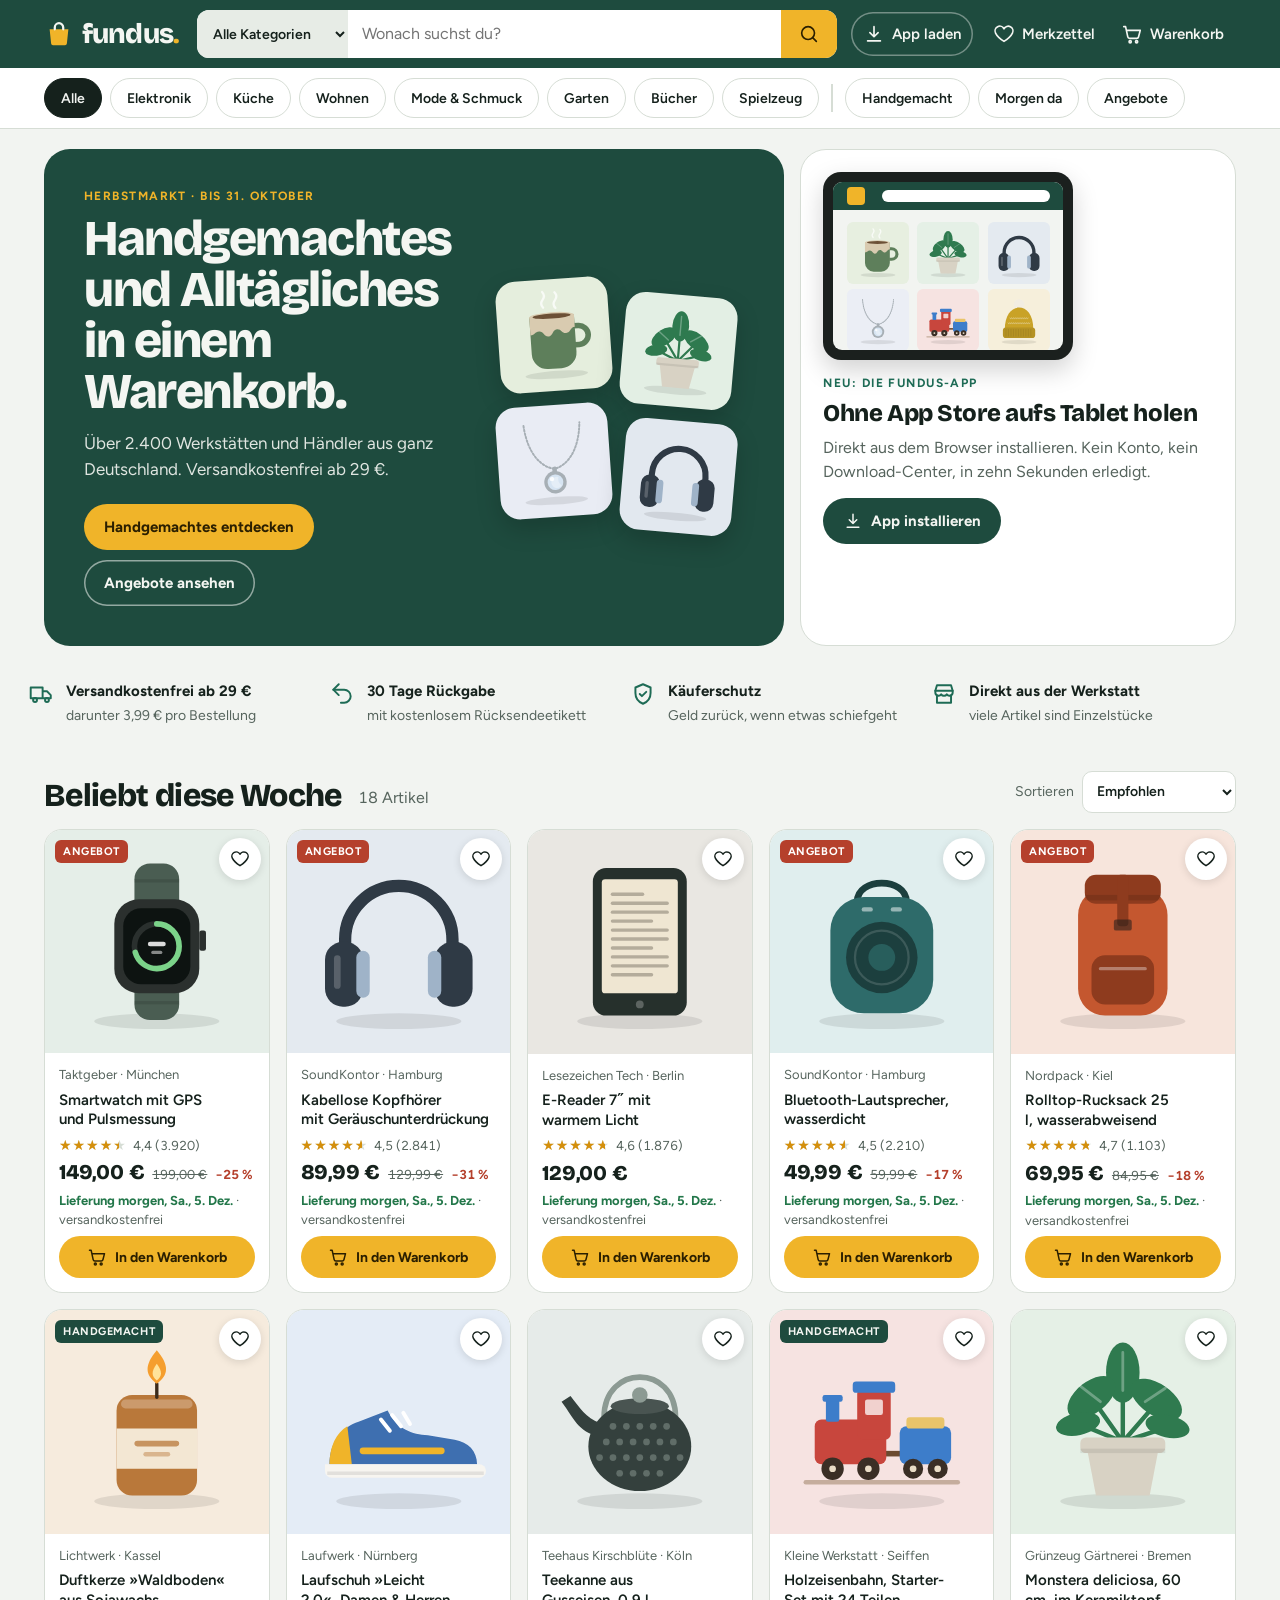
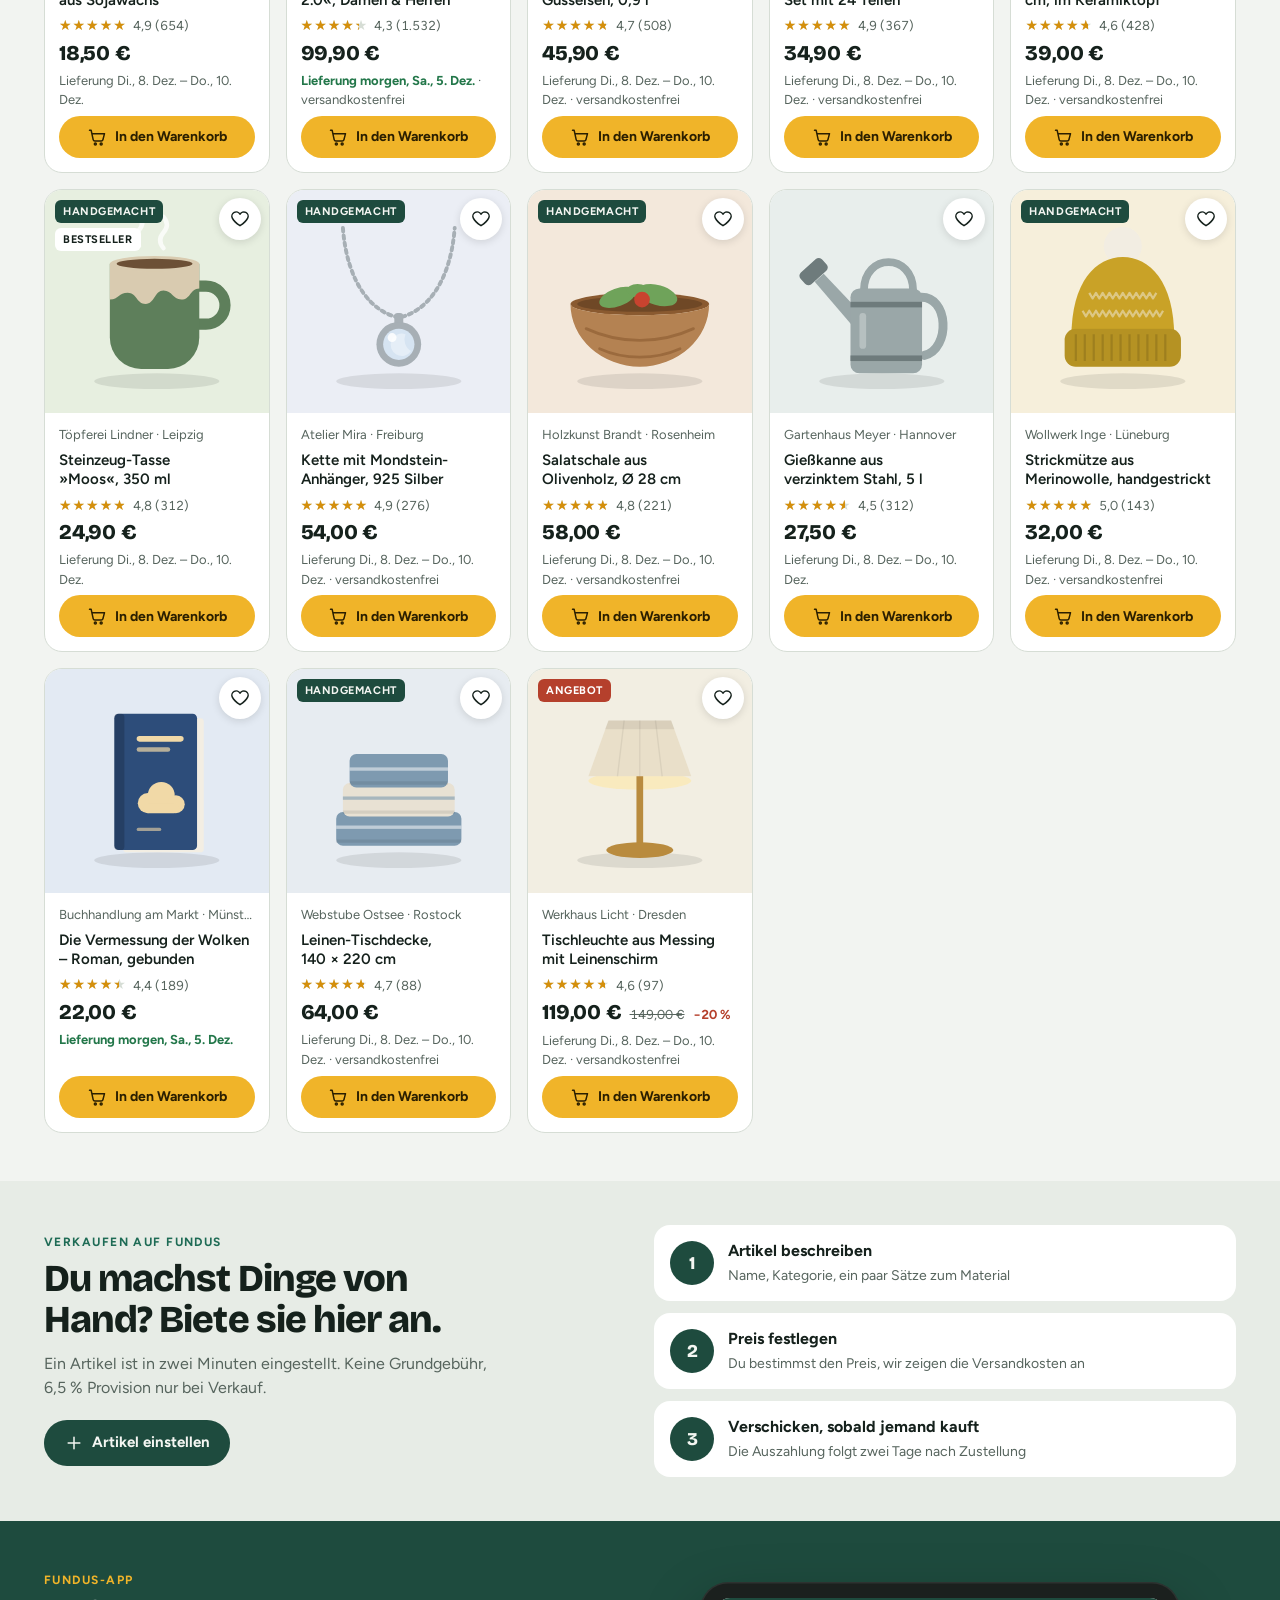
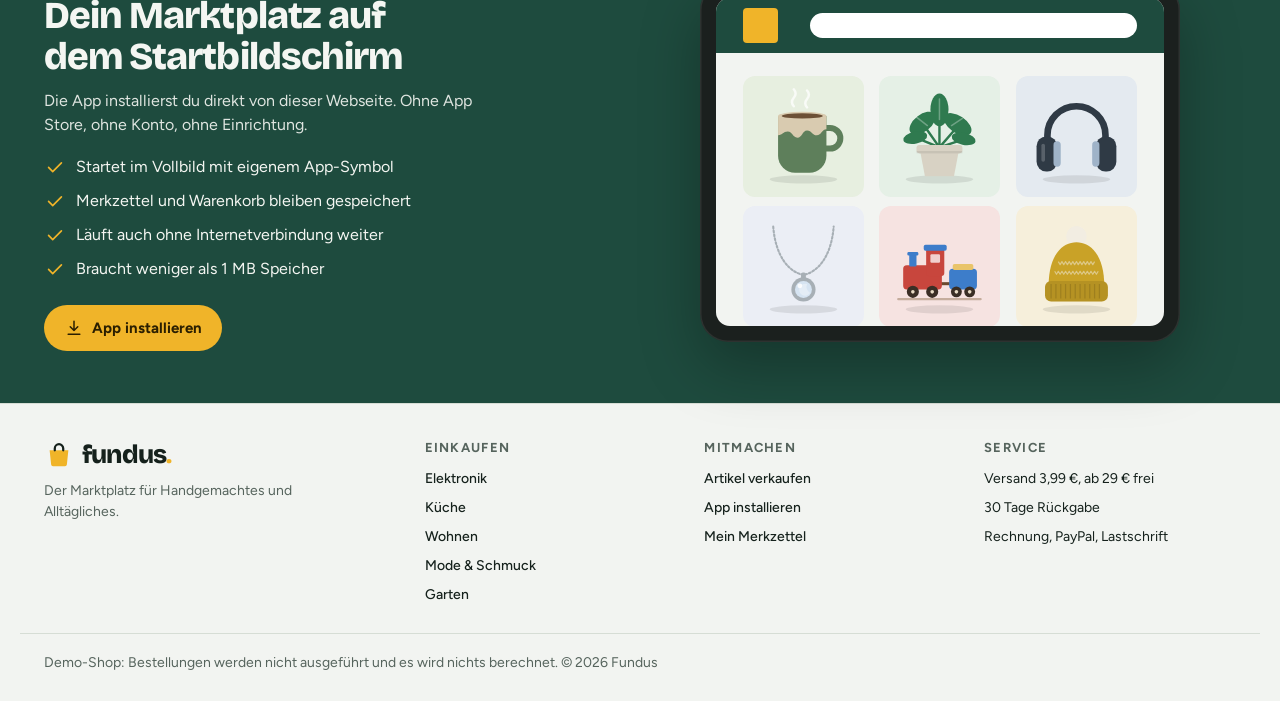
<file: index.html>
<!doctype html>
<html lang="de">
<head>
<meta charset="utf-8">
<meta name="viewport" content="width=device-width, initial-scale=1, viewport-fit=cover">
<!-- pwa:start -->
<link rel="manifest" href="manifest.webmanifest">
<meta name="theme-color" content="#1E4B3E">
<meta name="description" content="Fundus – der Marktplatz für Handgemachtes und Alltägliches.">
<link rel="icon" href="icons/icon.svg" type="image/svg+xml">
<link rel="apple-touch-icon" href="icons/apple-touch-icon.png">
<meta name="apple-mobile-web-app-capable" content="yes">
<meta name="mobile-web-app-capable" content="yes">
<meta name="apple-mobile-web-app-title" content="Fundus">
<!-- pwa:end -->
<title>Fundus Marktplatz</title>
<link rel="preconnect" href="https://fonts.googleapis.com">
<link rel="preconnect" href="https://fonts.gstatic.com" crossorigin>
<link rel="stylesheet" href="https://fonts.googleapis.com/css2?family=Bricolage+Grotesque:opsz,wght@12..96,600;12..96,800&family=Figtree:wght@400;500;600;700&display=swap">
<style>
/* Layout: sticky market header (logo · search · actions) over a category rail; hero + app card; illustrated product grid; sell band; app band. Cart is a right-hand drawer, details/checkout/install are centered sheets. */
:root{
  --bg:#F2F4F1;
  --surface:#FFFFFF;
  --surface-2:#E7ECE6;
  --ink:#15211C;
  --ink-soft:#56645D;
  --line:#D6DDD5;
  --brand:#1E4B3E;
  --brand-ink:#F4F6F2;
  --link:#1E6B55;
  --accent:#F0B429;
  --accent-ink:#2B1F00;
  --sale:#B5402C;
  --sale-ink:#FFFFFF;
  --good:#23774A;
  --star:#D48F0B;
  --device:#1B201E;
  --tint-mix:92%;
  --shadow:0 1px 2px rgb(21 33 28 / .06),0 12px 32px rgb(21 33 28 / .12);
  --f-display:"Bricolage Grotesque","Avenir Next","Segoe UI",system-ui,sans-serif;
  --f-body:"Figtree",system-ui,-apple-system,"Segoe UI",Roboto,sans-serif;
  --hh:120px;
  color-scheme:light;
}
@media (prefers-color-scheme:dark){
  :root:not([data-theme="light"]){
    --bg:#0E1613;--surface:#16211D;--surface-2:#1D2A25;--ink:#E5ECE8;--ink-soft:#9AA9A2;--line:#2A3833;
    --brand:#173A30;--brand-ink:#EEF3EF;--link:#7CC4A8;--accent:#F3BE45;--accent-ink:#2B1F00;
    --sale:#EE8A72;--sale-ink:#2A0D06;--good:#62C48C;--star:#F3BE45;--device:#2C3733;--tint-mix:80%;
    --shadow:0 1px 2px rgb(0 0 0 / .3),0 12px 32px rgb(0 0 0 / .4);
    color-scheme:dark;
  }
}
:root[data-theme="dark"]{
  --bg:#0E1613;--surface:#16211D;--surface-2:#1D2A25;--ink:#E5ECE8;--ink-soft:#9AA9A2;--line:#2A3833;
  --brand:#173A30;--brand-ink:#EEF3EF;--link:#7CC4A8;--accent:#F3BE45;--accent-ink:#2B1F00;
  --sale:#EE8A72;--sale-ink:#2A0D06;--good:#62C48C;--star:#F3BE45;--device:#2C3733;--tint-mix:80%;
  --shadow:0 1px 2px rgb(0 0 0 / .3),0 12px 32px rgb(0 0 0 / .4);
  color-scheme:dark;
}

*,*::before,*::after{box-sizing:border-box}
html{-webkit-text-size-adjust:100%;scroll-behavior:smooth}
html:has(dialog[open]){overflow:hidden}
body{margin:0;background:var(--bg);color:var(--ink);font:400 16px/1.5 var(--f-body);-webkit-font-smoothing:antialiased}
[hidden]{display:none!important}
img,svg{max-width:100%}
button,input,select,textarea{font:inherit;color:inherit}
button{cursor:pointer}
h1,h2,h3{text-wrap:balance}
p{margin:0}
:focus-visible{outline:3px solid var(--accent);outline-offset:2px}
.sr{position:absolute;width:1px;height:1px;overflow:hidden;clip:rect(0 0 0 0);white-space:nowrap}
.wrap{width:100%;max-width:1240px;margin-inline:auto;padding-inline:16px}
@media (min-width:768px){.wrap{padding-inline:24px}}
.ic{width:22px;height:22px;flex:none}
.eyebrow{font:700 12px/1.2 var(--f-body);letter-spacing:.12em;text-transform:uppercase;color:var(--link)}

/* Buttons */
.btn{display:inline-flex;align-items:center;justify-content:center;gap:8px;min-height:46px;padding:0 20px;border-radius:999px;border:0;background:var(--accent);color:var(--accent-ink);font-weight:700;font-size:15px;text-decoration:none;transition:transform .12s,filter .12s}
.btn:hover{filter:brightness(1.05)}
.btn:active{transform:translateY(1px)}
.btn .ic{width:20px;height:20px}
.btn.dark{background:var(--brand);color:var(--brand-ink)}
.btn.line{background:transparent;color:var(--brand-ink);box-shadow:inset 0 0 0 1.5px color-mix(in oklab,var(--brand-ink) 55%,transparent)}
.btn.ghost{background:transparent;color:var(--ink);box-shadow:inset 0 0 0 1.5px var(--line)}
.btn.wide{width:100%}
.row{display:flex;flex-wrap:wrap;gap:10px;align-items:center}
.linkbtn{border:0;background:none;padding:0;color:var(--link);font-weight:600;text-decoration:underline;text-underline-offset:3px}

/* Header */
.top{position:sticky;top:env(safe-area-inset-top,0px);z-index:30;background:var(--brand);color:var(--brand-ink)}
.top-row{display:flex;align-items:center;gap:10px 14px;padding-block:10px;flex-wrap:wrap}
.logo{display:flex;align-items:center;gap:8px;color:inherit;text-decoration:none;font:800 28px/1 var(--f-display);letter-spacing:-.03em;padding-right:4px}
.logo-mark{width:30px;height:30px}
.logo b{color:var(--accent)}
.search{flex:1 1 360px;display:flex;min-width:0;height:48px;border-radius:12px;overflow:hidden;background:var(--surface);color:var(--ink)}
.search select{border:0;background:var(--surface-2);padding:0 8px 0 12px;max-width:38%;font-size:14px;font-weight:600;color:var(--ink)}
.search input{flex:1;min-width:0;border:0;background:transparent;padding:0 14px;font-size:16px;outline:none}
.search button{flex:none;width:56px;border:0;background:var(--accent);color:var(--accent-ink);display:grid;place-items:center}
.search:focus-within{box-shadow:0 0 0 3px var(--accent)}
.actions{display:flex;align-items:center;gap:2px;margin-left:auto}
.hbtn{position:relative;display:flex;align-items:center;gap:7px;min-height:44px;padding:0 12px;border:0;border-radius:999px;background:transparent;color:var(--brand-ink);font-weight:600;font-size:15px;white-space:nowrap}
.hbtn:hover{background:color-mix(in oklab,var(--brand-ink) 12%,transparent)}
.hbtn.app{box-shadow:inset 0 0 0 1.5px color-mix(in oklab,var(--brand-ink) 40%,transparent);margin-right:6px}
.count{min-width:21px;height:21px;padding:0 6px;border-radius:11px;background:var(--accent);color:var(--accent-ink);font:700 12px/21px var(--f-body);text-align:center;font-variant-numeric:tabular-nums}
@media (max-width:1040px){.search{order:3;flex-basis:100%}}
@media (max-width:560px){
  .hbtn span{display:none}
  .hbtn{padding:0 10px}
  .count{position:absolute;top:2px;right:0}
  .logo{font-size:25px}
}

/* Category rail */
.rail{background:var(--surface);border-bottom:1px solid var(--line)}
.chips{display:flex;gap:8px;overflow-x:auto;padding-block:10px;scrollbar-width:none;-webkit-overflow-scrolling:touch}
.chips::-webkit-scrollbar{display:none}
.chip{flex:none;display:inline-flex;align-items:center;gap:6px;min-height:40px;padding:0 16px;border-radius:999px;border:1.5px solid var(--line);background:var(--surface);color:var(--ink);font-weight:600;font-size:14px;white-space:nowrap}
.chip .ic{width:16px;height:16px}
.chip:hover{border-color:var(--ink-soft)}
.chip[aria-pressed="true"]{background:var(--ink);border-color:var(--ink);color:var(--bg)}
.chip.tog[aria-pressed="true"]{background:var(--brand);border-color:var(--brand);color:var(--brand-ink)}
.chip-sep{flex:none;width:1.5px;margin:6px 4px;background:var(--line)}

/* Hero */
.hero{display:grid;grid-template-columns:minmax(0,1.7fr) minmax(0,1fr);gap:16px;padding-block:20px 8px}
.hero-main{position:relative;overflow:hidden;display:grid;grid-template-columns:minmax(0,1fr) auto;align-items:center;gap:28px;background:var(--brand);color:var(--brand-ink);border-radius:26px;padding:clamp(22px,4vw,40px)}
.hero-main .eyebrow{color:var(--accent)}
.hero h1{font:800 clamp(30px,4.4vw,50px)/1.02 var(--f-display);letter-spacing:-.03em;margin:10px 0 14px;max-width:15ch}
.hero-copy > p:not(.eyebrow){margin-bottom:22px;max-width:40ch;opacity:.9;font-size:17px}
.collage{display:grid;grid-template-columns:repeat(2,112px);gap:14px;padding:8px}
.collage .tile{aspect-ratio:1;border-radius:20px;background:var(--tint);transform:rotate(-4deg);box-shadow:0 10px 24px rgb(0 0 0 / .18)}
.collage .tile:nth-child(2n){transform:rotate(5deg) translateY(16px)}
.collage .tile svg{display:block;width:100%;height:100%}
.hero-app{display:flex;flex-direction:column;gap:10px;background:var(--surface);border:1px solid var(--line);border-radius:26px;padding:22px}
.hero-app h2{font:800 24px/1.1 var(--f-display);letter-spacing:-.02em;margin:0}
.hero-app p:not(.eyebrow){color:var(--ink-soft)}
.hero-app .btn{align-self:flex-start;justify-self:start;margin-top:4px}
.hero-app .device{max-width:250px;margin-bottom:6px}
@media (max-width:1040px){
  .hero{grid-template-columns:1fr}
  .hero-app{display:grid;grid-template-columns:minmax(0,220px) minmax(0,1fr);align-items:center;gap:6px 22px}
  .hero-app .device{grid-row:1 / span 5;margin:0}
}
@media (max-width:640px){
  .hero-main{grid-template-columns:1fr}
  .collage{grid-template-columns:repeat(4,minmax(0,1fr));padding:0 4px 12px;order:-1}
  .collage .tile{border-radius:14px}
  .collage .tile:nth-child(2n){transform:rotate(4deg) translateY(6px)}
  .hero-app{grid-template-columns:1fr}
  .hero-app .device{grid-row:auto;max-width:220px}
}

/* Perks */
.perks{list-style:none;margin:0;padding-block:14px;display:grid;grid-template-columns:repeat(4,minmax(0,1fr));gap:12px}
.perks li{display:flex;gap:12px;align-items:flex-start;padding:12px 4px}
.perks .ic{color:var(--link);width:26px;height:26px;margin-top:1px}
.perks b{display:block;font-weight:700;font-size:15px}
.perks span{color:var(--ink-soft);font-size:14px}
@media (max-width:900px){.perks{grid-template-columns:repeat(2,minmax(0,1fr))}}
@media (max-width:460px){.perks{grid-template-columns:1fr;gap:0}.perks li{padding-block:8px}}

/* Shop */
.shop{padding-block:18px 48px;scroll-margin-top:calc(var(--hh) + 12px)}
.toolbar{display:flex;flex-wrap:wrap;align-items:end;gap:6px 16px;margin-bottom:16px}
.toolbar h2{font:800 clamp(24px,3vw,32px)/1.1 var(--f-display);letter-spacing:-.02em;margin:0}
.toolbar .meta{color:var(--ink-soft);font-variant-numeric:tabular-nums;padding-bottom:3px}
.sortbox{margin-left:auto;display:flex;align-items:center;gap:8px;font-size:14px;color:var(--ink-soft)}
.sel{height:42px;border-radius:10px;border:1.5px solid var(--line);background:var(--surface);color:var(--ink);padding:0 10px;font-weight:600}
.grid{display:grid;grid-template-columns:repeat(auto-fill,minmax(min(100%,196px),1fr));gap:16px}
@media (max-width:520px){.grid{grid-template-columns:repeat(2,minmax(0,1fr));gap:10px}}
.card{position:relative;display:flex;flex-direction:column;min-width:0;background:var(--surface);border:1px solid var(--line);border-radius:18px;overflow:hidden;transition:box-shadow .2s,border-color .2s}
.card:hover{box-shadow:var(--shadow);border-color:transparent}
.pic{position:relative;display:block;width:100%;aspect-ratio:1;border:0;padding:0;background:var(--tint);background:color-mix(in oklab,var(--tint) var(--tint-mix),var(--surface))}
.pic svg{display:block;width:100%;height:100%;transition:transform .35s ease}
.card:hover .pic svg{transform:scale(1.05)}
.badges{position:absolute;left:10px;top:10px;display:flex;flex-direction:column;align-items:flex-start;gap:5px}
.badge{font:700 11px/1 var(--f-body);letter-spacing:.05em;text-transform:uppercase;padding:6px 8px;border-radius:6px;background:var(--surface);color:var(--ink)}
.badge.hand{background:var(--brand);color:var(--brand-ink)}
.badge.sale{background:var(--sale);color:var(--sale-ink)}
.badge.own{background:var(--accent);color:var(--accent-ink)}
.fav{position:absolute;right:8px;top:8px;width:42px;height:42px;border-radius:50%;border:0;background:var(--surface);color:var(--ink);display:grid;place-items:center;box-shadow:0 2px 8px rgb(0 0 0 / .12)}
.fav .ic{width:20px;height:20px}
.fav[aria-pressed="true"]{color:var(--sale)}
.fav[aria-pressed="true"] .ic{fill:currentColor}
.cbody{flex:1;display:flex;flex-direction:column;gap:6px;padding:12px 14px 14px}
.seller{font-size:13px;color:var(--ink-soft);white-space:nowrap;overflow:hidden;text-overflow:ellipsis}
.name{margin:0;font:600 15px/1.3 var(--f-body);min-height:2.6em}
.name button{display:-webkit-box;-webkit-line-clamp:2;-webkit-box-orient:vertical;overflow:hidden;border:0;padding:0;background:none;text-align:left;font:inherit;color:inherit}
.name button:hover{color:var(--link);text-decoration:underline;text-underline-offset:2px}
.rate{display:flex;align-items:center;gap:6px;font-size:13px;color:var(--ink-soft);font-variant-numeric:tabular-nums}
.stars{position:relative;display:inline-block;font-size:14px;line-height:1;letter-spacing:1px;color:var(--line)}
.stars::before,.stars > span::before{content:"★★★★★"}
.stars > span{position:absolute;inset:0 auto 0 0;overflow:hidden;white-space:nowrap;color:var(--star)}
.price{display:flex;flex-wrap:wrap;align-items:baseline;gap:4px 8px;font-variant-numeric:tabular-nums}
.price strong{font:800 21px/1.1 var(--f-display);letter-spacing:-.01em}
.price s{font-size:13px;color:var(--ink-soft)}
.price .pct{font-size:13px;font-weight:700;color:var(--sale)}
.ship{font-size:13px;color:var(--ink-soft)}
.ship b{color:var(--good);font-weight:700}
.card .btn{margin-top:auto;min-height:42px;font-size:14px;padding:0 14px}
@media (max-width:520px){
  .cbody{padding:10px 10px 12px}
  .name{font-size:14px}
  .price strong{font-size:18px}
  .card .btn span{display:none}
  .ship{font-size:12px}
}
.empty{display:flex;flex-direction:column;align-items:flex-start;gap:10px;padding:40px 24px;border:1.5px dashed var(--line);border-radius:18px}
.empty .t{font:800 22px/1.2 var(--f-display)}
.empty p{color:var(--ink-soft)}

/* Sell band */
.sell{background:var(--surface-2);padding-block:44px}
.sell-grid{display:grid;grid-template-columns:minmax(0,1fr) minmax(0,1fr);gap:28px;align-items:center}
.sell h2,.appband h2{font:800 clamp(26px,3.4vw,38px)/1.08 var(--f-display);letter-spacing:-.025em;margin:8px 0 12px}
.sell-grid > div > p:not(.eyebrow){color:var(--ink-soft);max-width:46ch;margin-bottom:20px}
.steps{list-style:none;margin:0;padding:0;display:grid;gap:12px;counter-reset:s}
.steps li{counter-increment:s;display:grid;grid-template-columns:44px minmax(0,1fr);gap:14px;align-items:center;background:var(--surface);border-radius:16px;padding:14px 16px}
.steps li::before{content:counter(s);display:grid;place-items:center;width:44px;height:44px;border-radius:50%;background:var(--brand);color:var(--brand-ink);font:800 18px/1 var(--f-display)}
.steps b{display:block}
.steps span{color:var(--ink-soft);font-size:14px}
@media (max-width:800px){.sell-grid{grid-template-columns:1fr}}

/* App band */
.appband{background:var(--brand);color:var(--brand-ink);padding-block:52px;scroll-margin-top:var(--hh)}
.appband .eyebrow{color:var(--accent)}
.app-grid{display:grid;grid-template-columns:minmax(0,1fr) minmax(0,1.05fr);gap:36px;align-items:center}
.app-grid > div > p:not(.eyebrow){max-width:46ch;opacity:.9;margin-bottom:18px}
.checks{list-style:none;padding:0;margin:0 0 24px;display:grid;gap:10px}
.checks li{display:flex;gap:10px;align-items:flex-start}
.checks .ic{color:var(--accent);width:22px;height:22px;margin-top:1px}
.install-state{display:flex;align-items:center;gap:8px;font-weight:600;font-size:14px}
.install-state .ic{color:var(--accent)}
@media (max-width:860px){.app-grid{grid-template-columns:1fr}.appband .device{order:-1}}

/* Device mockup */
.device{width:100%;max-width:480px;aspect-ratio:4 / 3;justify-self:center;background:var(--device);border-radius:28px;padding:16px;box-shadow:0 24px 60px rgb(0 0 0 / .28),inset 0 0 0 1.5px rgb(255 255 255 / .08)}
.hero-app .device{border-radius:18px;padding:10px;box-shadow:0 10px 26px rgb(0 0 0 / .18)}
.screen{height:100%;border-radius:14px;background:var(--bg);overflow:hidden;display:flex;flex-direction:column}
.hero-app .screen{border-radius:9px}
.s-top{flex:none;display:flex;align-items:center;gap:8%;height:17%;padding:0 6%;background:var(--brand)}
.s-logo{width:9%;aspect-ratio:1;border-radius:4px;background:var(--accent)}
.s-search{flex:1;height:44%;border-radius:999px;background:var(--surface)}
.s-grid{display:grid;grid-template-columns:repeat(3,minmax(0,1fr));gap:4%;padding:5% 6%}
.s-tile{aspect-ratio:1;border-radius:10%;background:var(--tint);background:color-mix(in oklab,var(--tint) var(--tint-mix),var(--surface))}
.s-tile svg{display:block;width:100%;height:100%}

/* Footer */
.foot{border-top:1px solid var(--line);padding-block:36px calc(28px + env(safe-area-inset-bottom,0px));font-size:14px}
.foot-grid{display:grid;grid-template-columns:1.4fr repeat(3,1fr);gap:28px}
.foot h3{font:700 13px/1.2 var(--f-body);letter-spacing:.1em;text-transform:uppercase;color:var(--ink-soft);margin:0 0 12px}
.foot ul{list-style:none;margin:0;padding:0;display:grid;gap:8px}
.foot .linkbtn{color:var(--ink);text-decoration:none;font-weight:500}
.foot .linkbtn:hover{text-decoration:underline}
.foot .logo{color:var(--ink);font-size:26px;margin-bottom:10px}
.foot-grid > div > p{color:var(--ink-soft);max-width:30ch}
.foot-note{margin-top:28px;padding-top:18px;border-top:1px solid var(--line);color:var(--ink-soft)}
@media (max-width:800px){.foot-grid{grid-template-columns:1fr 1fr}.foot-grid > div:first-child{grid-column:1 / -1}}

/* Dialogs */
dialog{border:0;padding:0;margin:auto;width:min(980px,calc(100% - 24px));max-width:none;max-height:calc(100% - 24px);background:var(--surface);color:var(--ink);border-radius:22px;box-shadow:var(--shadow);overflow:hidden}
dialog[open]{display:flex;flex-direction:column;animation:pop .22s ease-out}
dialog.narrow{width:min(580px,calc(100% - 24px))}
dialog::backdrop{background:rgb(8 16 12 / .55)}
@keyframes pop{from{opacity:0;transform:translateY(12px) scale(.98)}}
.dlg{position:relative;flex:1;min-height:0;overflow:auto;padding:26px;overscroll-behavior:contain}
.dlg h2{font:800 clamp(22px,3vw,30px)/1.12 var(--f-display);letter-spacing:-.02em;margin:0 0 12px;padding-right:48px}
.x{position:absolute;top:14px;right:14px;z-index:2;width:44px;height:44px;border-radius:50%;border:0;background:var(--surface-2);color:var(--ink);display:grid;place-items:center}
dialog.drawer{margin:0 0 0 auto;height:100%;max-height:none;width:min(440px,100%);border-radius:22px 0 0 22px;animation:slide .26s ease-out}
@keyframes slide{from{transform:translateX(40px);opacity:0}}
.drawer-in{display:flex;flex-direction:column;height:100%;padding-top:env(safe-area-inset-top,0px)}
.drawer-head{display:flex;align-items:center;justify-content:space-between;padding:18px 18px 12px 22px;border-bottom:1px solid var(--line)}
.drawer-head h2{font:800 24px/1 var(--f-display);margin:0}
.drawer-head .x{position:static}
.cart-list{flex:1;min-height:0;overflow:auto;padding:0 22px;overscroll-behavior:contain}
.cline{display:grid;grid-template-columns:76px minmax(0,1fr) auto;gap:14px;padding-block:16px;border-bottom:1px solid var(--line)}
.thumb{width:76px;aspect-ratio:1;border:0;padding:0;border-radius:12px;overflow:hidden;background:var(--tint);background:color-mix(in oklab,var(--tint) var(--tint-mix),var(--surface))}
.thumb svg{display:block;width:100%;height:100%}
.cl-info{display:flex;flex-direction:column;gap:4px;min-width:0}
.cl-name{font-weight:600;font-size:15px;line-height:1.3}
.cl-price{font-weight:700;font-variant-numeric:tabular-nums;white-space:nowrap}
.stepper{display:inline-flex;align-items:center;align-self:flex-start;margin-top:4px;border:1.5px solid var(--line);border-radius:999px}
.stepper button{width:40px;height:40px;border:0;background:none;color:var(--ink);display:grid;place-items:center;border-radius:50%}
.stepper button:hover{background:var(--surface-2)}
.stepper .ic{width:18px;height:18px}
.stepper output{min-width:28px;text-align:center;font-weight:700;font-variant-numeric:tabular-nums}
.cart-foot{border-top:1px solid var(--line);padding:16px 22px calc(18px + env(safe-area-inset-bottom,0px));display:grid;gap:14px;background:var(--surface)}
.freebar{font-size:14px;display:grid;gap:8px}
.freebar .ic{width:18px;height:18px;color:var(--good);vertical-align:-4px}
.bar{display:block;height:8px;border-radius:4px;background:var(--surface-2);overflow:hidden}
.bar > span{display:block;height:100%;background:var(--good);border-radius:4px}
.sum{margin:0;display:grid;gap:6px;font-variant-numeric:tabular-nums}
.sum div{display:flex;justify-content:space-between;gap:12px}
.sum dt{color:var(--ink-soft)}
.sum dd{margin:0;font-weight:600}
.sum .tot{padding-top:8px;border-top:1px solid var(--line);font-size:18px}
.sum .tot dt{color:var(--ink);font-weight:700}
.sum .tot dd{font:800 22px/1.1 var(--f-display)}
.sum small{font-size:12px;color:var(--ink-soft);font-weight:400}
.cart-empty{display:flex;flex-direction:column;align-items:flex-start;gap:10px;padding:32px 0}
.cart-empty > .ic{width:44px;height:44px;color:var(--ink-soft)}
.cart-empty p{color:var(--ink-soft)}
.cart-empty p b{color:var(--ink);font-size:18px}

/* Product detail */
.dt{display:grid;grid-template-columns:minmax(0,1fr) minmax(0,1.05fr);gap:30px}
.dt .pic{border-radius:18px;overflow:hidden;position:sticky;top:0}
.dt-info{display:flex;flex-direction:column;gap:12px;min-width:0}
.dt-info .seller{white-space:normal}
.dt .price strong{font-size:32px}
.dt .vat{font-size:13px;color:var(--ink-soft)}
.dt-desc{color:var(--ink);max-width:60ch}
.facts{margin:0;display:grid;grid-template-columns:auto minmax(0,1fr);gap:8px 18px;padding:14px 16px;border-radius:14px;background:var(--surface-2);font-size:14px}
.facts dt{color:var(--ink-soft)}
.facts dd{margin:0;font-weight:600}
.buybox{display:flex;flex-wrap:wrap;gap:10px;align-items:center}
.buybox .stepper{margin:0}
.buybox .btn{flex:1 1 160px}
@media (max-width:720px){.dt{grid-template-columns:1fr;gap:18px}.dt .pic{position:static;max-width:420px}}

/* Forms */
.field{display:flex;flex-direction:column;gap:6px;min-width:0}
.field > label,.lbl{font-weight:600;font-size:14px}
.inp{width:100%;height:48px;border:1.5px solid var(--line);border-radius:12px;background:var(--surface);color:var(--ink);padding:0 14px;font-size:16px}
textarea.inp{height:auto;min-height:96px;padding:12px 14px;resize:vertical;line-height:1.45}
select.inp{padding-right:8px}
.inp:focus{outline:none;border-color:var(--link);box-shadow:0 0 0 3px color-mix(in oklab,var(--link) 25%,transparent)}
.hint{font-size:13px;color:var(--ink-soft)}
.hint.err{color:var(--sale);font-weight:600;font-size:14px}
fieldset{border:0;margin:0;padding:0;display:grid;gap:12px;min-width:0}
legend{font:800 18px/1.2 var(--f-display);margin-bottom:10px;padding:0}
.two{display:grid;grid-template-columns:minmax(0,1fr) minmax(0,2fr);gap:12px}
.opts{display:grid;gap:8px}
.opt{display:flex;align-items:center;gap:12px;padding:12px 14px;border:1.5px solid var(--line);border-radius:12px;cursor:pointer}
.opt input{width:20px;height:20px;accent-color:var(--brand);margin:0}
.opt span{flex:1}
.opt small{display:block;color:var(--ink-soft);font-size:13px}
.opt b{font-variant-numeric:tabular-nums}
.opt:has(input:checked){border-color:var(--link);background:color-mix(in oklab,var(--link) 8%,var(--surface))}
.co{display:grid;grid-template-columns:minmax(0,1.4fr) minmax(0,1fr);gap:28px;align-items:start}
.co-main{display:grid;gap:26px}
.co-sum{position:sticky;top:0;display:grid;gap:14px;padding:18px;border-radius:16px;background:var(--surface-2)}
.co-sum h3{margin:0;font:800 18px/1.2 var(--f-display)}
.co-items{list-style:none;margin:0;padding:0;display:grid;gap:8px;font-size:14px}
.co-items li{display:flex;justify-content:space-between;gap:12px}
.co-items span:last-child{font-variant-numeric:tabular-nums;white-space:nowrap}
.demo-note{font-size:13px;color:var(--ink-soft);background:var(--surface-2);padding:10px 12px;border-radius:10px}
.co-sum .demo-note{background:var(--surface)}
@media (max-width:780px){.co{grid-template-columns:1fr}.co-sum{position:static}}
@media (max-width:420px){.two{grid-template-columns:1fr}}
.done{display:flex;flex-direction:column;align-items:flex-start;gap:12px;max-width:52ch}
.done-mark{width:64px;height:64px;border-radius:50%;display:grid;place-items:center;background:var(--good);color:var(--surface)}
.done-mark .ic{width:34px;height:34px}

/* Sell form */
.sellgrid{display:grid;grid-template-columns:minmax(0,1.5fr) minmax(0,1fr);gap:28px;align-items:start}
.sellform{display:grid;gap:16px}
.picks{display:grid;grid-template-columns:repeat(auto-fill,minmax(62px,1fr));gap:8px}
.pick{position:relative;display:block;aspect-ratio:1;border-radius:12px;background:var(--surface-2);cursor:pointer;border:2px solid transparent}
.pick svg{display:block;width:100%;height:100%}
.pick input,.swatch input{position:absolute;opacity:0;pointer-events:none}
.pick:has(input:checked){border-color:var(--link);background:color-mix(in oklab,var(--link) 12%,var(--surface))}
.pick:has(input:focus-visible),.swatch:has(input:focus-visible){outline:3px solid var(--accent);outline-offset:2px}
.swatches{display:flex;flex-wrap:wrap;gap:10px}
.swatch{position:relative;display:flex;align-items:center;gap:8px;padding:6px 12px 6px 6px;border-radius:999px;border:1.5px solid var(--line);cursor:pointer;font-size:14px;font-weight:600}
.swatch i{width:28px;height:28px;border-radius:50%;background:linear-gradient(135deg,var(--c) 50%,var(--d) 50%)}
.swatch:has(input:checked){border-color:var(--link);background:color-mix(in oklab,var(--link) 10%,var(--surface))}
.preview{position:sticky;top:0;display:grid;gap:10px}
.preview .card{pointer-events:none}
@media (max-width:760px){.sellgrid{grid-template-columns:1fr}.preview{position:static;max-width:300px}}

/* Install sheet */
.tabs{display:flex;gap:6px;padding:4px;border-radius:999px;background:var(--surface-2);margin:6px 0 18px;overflow-x:auto}
.tabs button{flex:1;min-height:42px;padding:0 14px;border:0;border-radius:999px;background:none;color:var(--ink-soft);font-weight:700;font-size:14px;white-space:nowrap}
.tabs button[aria-selected="true"]{background:var(--surface);color:var(--ink);box-shadow:0 1px 4px rgb(0 0 0 / .1)}
.howto{list-style:none;margin:0;padding:0;display:grid;gap:12px;counter-reset:h}
.howto li{counter-increment:h;display:grid;grid-template-columns:36px minmax(0,1fr);gap:12px;align-items:start}
.howto li::before{content:counter(h);display:grid;place-items:center;width:36px;height:36px;border-radius:50%;background:var(--brand);color:var(--brand-ink);font:800 16px/1 var(--f-display)}
.howto li > span{padding-top:6px}
.kbd{display:inline-flex;align-items:center;gap:4px;padding:1px 8px;border-radius:7px;background:var(--surface-2);font-weight:700;white-space:nowrap}
.kbd .ic{width:17px;height:17px;vertical-align:-3px}
.pane-note{margin-top:16px;font-size:14px;color:var(--ink-soft)}
.install-hero{display:flex;align-items:center;gap:14px;margin-bottom:6px}
.install-hero img,.install-hero svg.appicon{width:60px;height:60px;border-radius:14px;flex:none}
.install-hero b{display:block;font-size:17px}
.install-hero span{color:var(--ink-soft);font-size:14px}
.apkbox{display:grid;gap:12px;margin-bottom:20px;padding:16px 18px;border-radius:16px;background:var(--surface-2)}
.apkbox .btn{justify-self:start}
.apkbox .kbd{background:var(--surface)}
.in-app .hero{grid-template-columns:1fr}
.in-app .hero-app,.in-app .appband,.in-app [data-install]{display:none}
.away{display:grid;gap:12px;margin:14px 0 20px;padding:16px 18px;border-radius:16px;background:color-mix(in oklab,var(--accent) 18%,var(--surface));box-shadow:inset 0 0 0 1.5px color-mix(in oklab,var(--accent) 55%,transparent)}
.away .btn{justify-self:start}
.away .addr{font-size:14px;color:var(--ink-soft);word-break:break-all}
.away .addr b{color:var(--ink);user-select:all}

/* Toast */
.toast{position:fixed;left:50%;bottom:calc(18px + env(safe-area-inset-bottom,0px));z-index:50;transform:translateX(-50%);display:flex;align-items:center;gap:14px;width:max-content;max-width:calc(100% - 32px);padding:12px 12px 12px 18px;border-radius:14px;background:var(--ink);color:var(--bg);box-shadow:var(--shadow);font-weight:600;font-size:15px}
.toast button{flex:none;min-height:38px;padding:0 14px;border:0;border-radius:999px;background:var(--accent);color:var(--accent-ink);font-weight:700}
.toast.show{animation:toast .25s ease-out}
@keyframes toast{from{opacity:0;transform:translate(-50%,10px)}}

@media (prefers-reduced-motion:reduce){
  *,*::before,*::after{animation:none!important;transition:none!important}
  html{scroll-behavior:auto}
}
</style>
</head>
<body>

<header class="top" id="top">
  <div class="wrap top-row">
    <a class="logo" href="#start" aria-label="Fundus Startseite">
      <svg class="logo-mark" viewBox="0 0 32 32" aria-hidden="true"><path d="M6 11h20l-1.6 15.2A2 2 0 0 1 22.4 28H9.6a2 2 0 0 1-2-1.8z" style="fill:var(--accent)"/><path d="M11.5 11V9a4.5 4.5 0 0 1 9 0v2" fill="none" stroke="currentColor" stroke-width="2.4" stroke-linecap="round"/></svg>
      <span>fundus<b>.</b></span>
    </a>
    <form class="search" id="searchForm" role="search">
      <label class="sr" for="searchCat">Kategorie</label>
      <select id="searchCat"></select>
      <label class="sr" for="q">Suche</label>
      <input id="q" type="search" placeholder="Wonach suchst du?" autocomplete="off" enterkeyhint="search">
      <button type="submit" aria-label="Suchen"><i data-ic="search"></i></button>
    </form>
    <nav class="actions" aria-label="App, Merkzettel und Warenkorb">
      <button class="hbtn app" id="appBtn" type="button" data-install aria-label="App laden"><i data-ic="download"></i><span>App laden</span></button>
      <button class="hbtn" id="favBtn" type="button" aria-label="Merkzettel"><i data-ic="heart"></i><span>Merkzettel</span><b class="count" id="favCount" hidden>0</b></button>
      <button class="hbtn" id="cartBtn" type="button" aria-label="Warenkorb"><i data-ic="cart"></i><span>Warenkorb</span><b class="count" id="cartCount" hidden>0</b></button>
    </nav>
  </div>
</header>

<div class="rail">
  <div class="wrap"><div class="chips" id="chips" role="toolbar" aria-label="Kategorien und Filter"></div></div>
</div>

<main id="start">
  <section class="wrap hero">
    <div class="hero-main">
      <div class="hero-copy">
        <p class="eyebrow">Herbstmarkt · bis 31. Oktober</p>
        <h1>Handgemachtes und Alltägliches in einem Warenkorb.</h1>
        <p>Über 2.400 Werkstätten und Händler aus ganz Deutschland. Versandkostenfrei ab 29 €.</p>
        <div class="row">
          <button class="btn" type="button" data-go="hand">Handgemachtes entdecken</button>
          <button class="btn line" type="button" data-go="deals">Angebote ansehen</button>
        </div>
      </div>
      <div class="collage" id="collage" aria-hidden="true"></div>
    </div>
    <aside class="hero-app" aria-label="Fundus-App">
      <div id="heroDevice"></div>
      <p class="eyebrow">Neu: die Fundus-App</p>
      <h2>Ohne App Store aufs Tablet holen</h2>
      <p>Direkt aus dem Browser installieren. Kein Konto, kein Download-Center, in zehn Sekunden erledigt.</p>
      <button class="btn dark" type="button" data-install><i data-ic="download"></i>App installieren</button>
    </aside>
  </section>

  <ul class="wrap perks" aria-label="Vorteile">
    <li><i data-ic="truck"></i><div><b>Versandkostenfrei ab 29 €</b><span>darunter 3,99 € pro Bestellung</span></div></li>
    <li><i data-ic="return"></i><div><b>30 Tage Rückgabe</b><span>mit kostenlosem Rücksendeetikett</span></div></li>
    <li><i data-ic="shield"></i><div><b>Käuferschutz</b><span>Geld zurück, wenn etwas schiefgeht</span></div></li>
    <li><i data-ic="store"></i><div><b>Direkt aus der Werkstatt</b><span>viele Artikel sind Einzelstücke</span></div></li>
  </ul>

  <section class="wrap shop" id="shop" aria-labelledby="resultsTitle">
    <div class="toolbar">
      <h2 id="resultsTitle">Beliebt diese Woche</h2>
      <p class="meta" id="resultCount"></p>
      <label class="sortbox" for="sort">Sortieren
        <select class="sel" id="sort">
          <option value="empf">Empfohlen</option>
          <option value="auf">Preis aufsteigend</option>
          <option value="ab">Preis absteigend</option>
          <option value="bew">Beste Bewertung</option>
        </select>
      </label>
    </div>
    <div class="grid" id="grid"></div>
    <div class="empty" id="empty" hidden>
      <p class="t">Keine Treffer</p>
      <p id="emptyMsg"></p>
      <button class="btn ghost" type="button" id="resetBtn">Alle Filter zurücksetzen</button>
    </div>
  </section>

  <section class="sell" id="verkaufen" aria-labelledby="sellHead">
    <div class="wrap sell-grid">
      <div>
        <p class="eyebrow">Verkaufen auf Fundus</p>
        <h2 id="sellHead">Du machst Dinge von Hand? Biete sie hier an.</h2>
        <p>Ein Artikel ist in zwei Minuten eingestellt. Keine Grundgebühr, 6,5 % Provision nur bei Verkauf.</p>
        <button class="btn dark" type="button" data-sell><i data-ic="plus"></i>Artikel einstellen</button>
      </div>
      <ol class="steps">
        <li><div><b>Artikel beschreiben</b><span>Name, Kategorie, ein paar Sätze zum Material</span></div></li>
        <li><div><b>Preis festlegen</b><span>Du bestimmst den Preis, wir zeigen die Versandkosten an</span></div></li>
        <li><div><b>Verschicken, sobald jemand kauft</b><span>Die Auszahlung folgt zwei Tage nach Zustellung</span></div></li>
      </ol>
    </div>
  </section>

  <section class="appband" id="app" aria-labelledby="appHead">
    <div class="wrap app-grid">
      <div>
        <p class="eyebrow">Fundus-App</p>
        <h2 id="appHead">Dein Marktplatz auf dem Startbildschirm</h2>
        <p>Die App installierst du direkt von dieser Webseite. Ohne App Store, ohne Konto, ohne Einrichtung.</p>
        <ul class="checks">
          <li><i data-ic="check"></i>Startet im Vollbild mit eigenem App-Symbol</li>
          <li><i data-ic="check"></i>Merkzettel und Warenkorb bleiben gespeichert</li>
          <li><i data-ic="check"></i>Läuft auch ohne Internetverbindung weiter</li>
          <li><i data-ic="check"></i>Braucht weniger als 1 MB Speicher</li>
        </ul>
        <div class="row">
          <button class="btn" type="button" data-install><i data-ic="download"></i>App installieren</button>
          <a class="btn line" id="apkBand" href="https://pepegrabowski52-beep.github.io/DataBase/fundus.apk" download="Fundus.apk" hidden><i data-ic="download"></i>Android-App (APK)</a>
          <p class="install-state" id="installState" role="status"></p>
        </div>
      </div>
      <div id="bandDevice"></div>
    </div>
  </section>
</main>

<footer class="foot">
  <div class="wrap foot-grid">
    <div>
      <a class="logo" href="#start" aria-label="Fundus Startseite"><svg class="logo-mark" viewBox="0 0 32 32" aria-hidden="true"><path d="M6 11h20l-1.6 15.2A2 2 0 0 1 22.4 28H9.6a2 2 0 0 1-2-1.8z" style="fill:var(--accent)"/><path d="M11.5 11V9a4.5 4.5 0 0 1 9 0v2" fill="none" stroke="currentColor" stroke-width="2.4" stroke-linecap="round"/></svg><span>fundus<b>.</b></span></a>
      <p>Der Marktplatz für Handgemachtes und Alltägliches.</p>
    </div>
    <div>
      <h3>Einkaufen</h3>
      <ul id="footCats"></ul>
    </div>
    <div>
      <h3>Mitmachen</h3>
      <ul>
        <li><button class="linkbtn" type="button" data-sell>Artikel verkaufen</button></li>
        <li><button class="linkbtn" type="button" data-install>App installieren</button></li>
        <li><button class="linkbtn" type="button" data-go="favs">Mein Merkzettel</button></li>
      </ul>
    </div>
    <div>
      <h3>Service</h3>
      <ul>
        <li>Versand 3,99 €, ab 29 € frei</li>
        <li>30 Tage Rückgabe</li>
        <li>Rechnung, PayPal, Lastschrift</li>
      </ul>
    </div>
  </div>
  <p class="wrap foot-note">Demo-Shop: Bestellungen werden nicht ausgeführt und es wird nichts berechnet. © 2026 Fundus</p>
</footer>

<!-- Produktdetails -->
<dialog id="dlgProduct" aria-labelledby="dtTitle">
  <div class="dlg" id="dtBody"></div>
</dialog>

<!-- Warenkorb -->
<dialog id="dlgCart" class="drawer" aria-labelledby="cartTitle">
  <div class="drawer-in">
    <div class="drawer-head">
      <h2 id="cartTitle">Warenkorb</h2>
      <button class="x" type="button" data-close aria-label="Warenkorb schließen"><i data-ic="close"></i></button>
    </div>
    <div class="cart-list" id="cartList"></div>
    <div class="cart-foot" id="cartFoot"></div>
  </div>
</dialog>

<!-- Kasse -->
<dialog id="dlgCheckout" aria-labelledby="coTitle">
  <div class="dlg">
    <button class="x" type="button" data-close aria-label="Kasse schließen"><i data-ic="close"></i></button>
    <form id="coForm" novalidate>
      <h2 id="coTitle">Kasse</h2>
      <div class="co">
        <div class="co-main">
          <fieldset>
            <legend>Lieferadresse</legend>
            <div class="field"><label for="coName">Vor- und Nachname</label><input class="inp" id="coName" name="coName" autocomplete="name" required placeholder="z. B. Lena Hoffmann"></div>
            <div class="field"><label for="coStreet">Straße und Hausnummer</label><input class="inp" id="coStreet" name="coStreet" autocomplete="street-address" required placeholder="z. B. Lindenstraße 12"></div>
            <div class="two">
              <div class="field"><label for="coZip">PLZ</label><input class="inp" id="coZip" name="coZip" inputmode="numeric" autocomplete="postal-code" required pattern="[0-9]{5}" maxlength="5" placeholder="04109"></div>
              <div class="field"><label for="coCity">Ort</label><input class="inp" id="coCity" name="coCity" autocomplete="address-level2" required placeholder="Leipzig"></div>
            </div>
            <p class="hint err" id="coErr" role="alert" hidden></p>
          </fieldset>
          <fieldset>
            <legend>Versand</legend>
            <div class="opts">
              <label class="opt"><input type="radio" name="coShip" id="coShipStd" value="std" checked><span>Standard<small id="coStdDate"></small></span><b id="coStdPrice"></b></label>
              <label class="opt"><input type="radio" name="coShip" id="coShipExp" value="exp"><span>Express<small id="coExpDate"></small></span><b>+ 4,99 €</b></label>
            </div>
          </fieldset>
          <fieldset>
            <legend>Zahlungsart</legend>
            <div class="opts">
              <label class="opt"><input type="radio" name="coPay" id="coPayInv" value="Rechnung" checked><span>Rechnung<small>Zahlbar innerhalb von 14 Tagen</small></span></label>
              <label class="opt"><input type="radio" name="coPay" id="coPayPal" value="PayPal"><span>PayPal<small>Weiterleitung nach dem Bestellen</small></span></label>
              <label class="opt"><input type="radio" name="coPay" id="coPayDebit" value="Lastschrift"><span>Lastschrift<small>Abbuchung nach dem Versand</small></span></label>
            </div>
          </fieldset>
        </div>
        <aside class="co-sum" id="coSum" aria-label="Bestellübersicht"></aside>
      </div>
    </form>
    <div class="done" id="coDone" hidden>
      <div class="done-mark"><i data-ic="check"></i></div>
      <h2 id="doneTitle">Danke!</h2>
      <p>Deine Bestellung <b id="doneNo"></b> ist eingegangen. Voraussichtliche Lieferung: <b id="doneDate"></b>.</p>
      <p class="demo-note">Das war eine Demo-Bestellung. Es wurde nichts berechnet und nichts verschickt.</p>
      <button class="btn" type="button" data-close>Weiter einkaufen</button>
    </div>
  </div>
</dialog>

<!-- Verkaufen -->
<dialog id="dlgSell" aria-labelledby="sellTitle">
  <div class="dlg">
    <button class="x" type="button" data-close aria-label="Schließen"><i data-ic="close"></i></button>
    <h2 id="sellTitle">Artikel einstellen</h2>
    <div class="sellgrid">
      <form class="sellform" id="sellForm" novalidate>
        <div class="field"><label for="sellName">Artikelname</label><input class="inp" id="sellName" name="sellName" required maxlength="70" placeholder="z. B. Müslischale aus Steinzeug"></div>
        <div class="two">
          <div class="field"><label for="sellPrice">Preis in €</label><input class="inp" id="sellPrice" name="sellPrice" inputmode="decimal" required placeholder="19,90"></div>
          <div class="field"><label for="sellCat">Kategorie</label><select class="inp" id="sellCat" name="sellCat"></select></div>
        </div>
        <div class="two">
          <div class="field"><label for="sellShop">Name deines Shops</label><input class="inp" id="sellShop" name="sellShop" maxlength="40" placeholder="z. B. Werkstatt Sonnenberg"></div>
          <div class="field"><label for="sellCity">Ort</label><input class="inp" id="sellCity" name="sellCity" maxlength="30" placeholder="z. B. Jena"></div>
        </div>
        <div class="field"><span class="lbl" id="picLbl">Bild</span><div class="picks" id="picks" role="radiogroup" aria-labelledby="picLbl"></div></div>
        <div class="field"><span class="lbl" id="colLbl">Farbe</span><div class="swatches" id="swatches" role="radiogroup" aria-labelledby="colLbl"></div></div>
        <div class="field"><label for="sellDesc">Beschreibung</label><textarea class="inp" id="sellDesc" name="sellDesc" maxlength="400" placeholder="Material, Maße, was den Artikel besonders macht"></textarea></div>
        <p class="hint err" id="sellErr" role="alert" hidden></p>
        <div class="row"><button class="btn dark" type="submit"><i data-ic="check"></i>Jetzt einstellen</button><button class="btn ghost" type="button" data-close>Abbrechen</button></div>
      </form>
      <div class="preview" aria-live="polite">
        <span class="lbl">Vorschau</span>
        <div id="sellPreview"></div>
        <p class="hint">Dein Artikel wird in diesem Browser gespeichert und erscheint ganz oben im Shop.</p>
      </div>
    </div>
  </div>
</dialog>

<!-- App installieren -->
<dialog id="dlgInstall" class="narrow" aria-labelledby="inTitle">
  <div class="dlg">
    <button class="x" type="button" data-close aria-label="Schließen"><i data-ic="close"></i></button>
    <h2 id="inTitle">Fundus als App installieren</h2>
    <div class="install-hero">
      <svg class="appicon" viewBox="0 0 512 512" aria-hidden="true"><rect width="512" height="512" rx="112" fill="#1E4B3E"/><path d="M146 194h220l-17.6 167.2a24 24 0 0 1-23.9 21.5H187.5a24 24 0 0 1-23.9-21.5z" fill="#F0B429"/><path d="M206 194v-22a50 50 0 0 1 100 0v22" fill="none" stroke="#F4F6F2" stroke-width="26" stroke-linecap="round"/></svg>
      <div><b>Fundus</b><span>Kostenlos · unter 1 MB · kein App Store nötig</span></div>
    </div>
    <div class="away" id="inAway" hidden>
      <p><b>Hier in der Vorschau lässt sich die App nicht installieren.</b> Öffne den Shop unter seiner eigenen Adresse. Dort klappt „App installieren“.</p>
      <a class="btn dark" href="https://pepegrabowski52-beep.github.io/DataBase/" target="_blank" rel="noopener"><i data-ic="share"></i>Shop im Browser öffnen</a>
      <p class="addr">Adresse: <b>pepegrabowski52-beep.github.io/DataBase</b></p>
    </div>
    <p class="lbl" id="inThen" hidden>Danach auf deinem Gerät:</p>
    <div class="tabs" role="tablist" aria-label="Gerät wählen">
      <button type="button" role="tab" id="tab-ios" aria-controls="pane-ios" aria-selected="true">iPad &amp; iPhone</button>
      <button type="button" role="tab" id="tab-android" aria-controls="pane-android" aria-selected="false" tabindex="-1">Android</button>
      <button type="button" role="tab" id="tab-desktop" aria-controls="pane-desktop" aria-selected="false" tabindex="-1">Computer</button>
    </div>
    <div role="tabpanel" id="pane-ios" aria-labelledby="tab-ios">
      <ol class="howto">
        <li><span>Öffne diese Seite in <b>Safari</b> und tippe oben rechts auf das Teilen-Symbol <span class="kbd"><i data-ic="share"></i></span>.</span></li>
        <li><span>Scrolle in der Liste nach unten und wähle <span class="kbd"><i data-ic="addsq"></i>Zum Home-Bildschirm</span>.</span></li>
        <li><span>Tippe oben rechts auf <span class="kbd">Hinzufügen</span>. Das Fundus-Symbol liegt jetzt auf deinem Home-Bildschirm.</span></li>
      </ol>
      <p class="pane-note">In Chrome auf dem iPad funktioniert es genauso: Teilen-Symbol rechts in der Adresszeile, dann „Zum Home-Bildschirm“.</p>
    </div>
    <div role="tabpanel" id="pane-android" aria-labelledby="tab-android" hidden>
      <div class="apkbox">
        <a class="btn" href="https://pepegrabowski52-beep.github.io/DataBase/fundus.apk" download="Fundus.apk"><i data-ic="download"></i>Android-App herunterladen</a>
        <p class="hint">APK-Datei, unter 100 KB, ab Android 7.</p>
        <ol class="howto">
          <li><span>Nach dem Download unten auf <span class="kbd">Öffnen</span> tippen.</span></li>
          <li><span>Fragt Android, ob Chrome Apps installieren darf: <span class="kbd">Einstellungen</span> → <span class="kbd">Zulassen</span>, dann zurück.</span></li>
          <li><span>Auf <span class="kbd">Installieren</span> tippen. Meldet sich Play Protect, „Details“ und dann „Trotzdem installieren“ wählen.</span></li>
        </ol>
      </div>
      <p class="lbl">Oder ohne Datei direkt über Chrome:</p>
      <button class="btn ghost" type="button" id="pwaBtn" hidden><i data-ic="download"></i>Mit Chrome installieren</button>
      <ol class="howto" id="pwaSteps">
        <li><span>Tippe in <b>Chrome</b> oben rechts auf das Menü <span class="kbd"><i data-ic="dots"></i></span>.</span></li>
        <li><span>Wähle <span class="kbd">App installieren</span> oder <span class="kbd">Zum Startbildschirm hinzufügen</span>.</span></li>
        <li><span>Bestätige mit <span class="kbd">Installieren</span>. Fundus erscheint bei deinen Apps.</span></li>
      </ol>
      <p class="pane-note">Oft blendet Chrome den Hinweis „Fundus installieren“ auch von selbst unten ein.</p>
    </div>
    <div role="tabpanel" id="pane-desktop" aria-labelledby="tab-desktop" hidden>
      <ol class="howto">
        <li><span>Öffne die Seite in <b>Chrome</b> oder <b>Edge</b>.</span></li>
        <li><span>Klicke rechts in der Adresszeile auf das Installieren-Symbol <span class="kbd"><i data-ic="monitor"></i></span> oder im Menü <span class="kbd"><i data-ic="dots"></i></span> auf „Installieren“.</span></li>
        <li><span>Fundus öffnet sich danach in einem eigenen Fenster und liegt im Startmenü bzw. im Dock.</span></li>
      </ol>
    </div>
  </div>
</dialog>

<div class="toast" id="toast" role="status" aria-live="polite" hidden></div>

<script>
(() => {
'use strict';

/* ---------- Helfer ---------- */
const $ = (s, r = document) => r.querySelector(s);
const $$ = (s, r = document) => [...r.querySelectorAll(s)];
const store = {
  get(k, f) { try { const v = localStorage.getItem(k); return v ? JSON.parse(v) : f; } catch (e) { return f; } },
  set(k, v) { try { localStorage.setItem(k, JSON.stringify(v)); } catch (e) { /* Speicher nicht verfügbar */ } }
};
const eur = new Intl.NumberFormat('de-DE', { style: 'currency', currency: 'EUR' });
const dec1 = new Intl.NumberFormat('de-DE', { minimumFractionDigits: 1, maximumFractionDigits: 1 });
const int = new Intl.NumberFormat('de-DE');
const dayFmt = new Intl.DateTimeFormat('de-DE', { weekday: 'short', day: 'numeric', month: 'short' });
const esc = s => String(s).replace(/[&<>"']/g, c => ({ '&': '&amp;', '<': '&lt;', '>': '&gt;', '"': '&quot;', "'": '&#39;' }[c]));
const reduced = matchMedia('(prefers-reduced-motion: reduce)').matches;
const FREE = 29, SHIP = 3.99, EXPRESS = 4.99;

/* ---------- Icons ---------- */
const ICONS = {
  search: '<circle cx="11" cy="11" r="7"/><path d="m20 20-4-4"/>',
  cart: '<path d="M3 4h2l2.4 11.2a2 2 0 0 0 2 1.6h7.7a2 2 0 0 0 2-1.5L21 8H6.2"/><circle cx="10" cy="20.5" r="1.2"/><circle cx="17" cy="20.5" r="1.2"/>',
  heart: '<path d="M12 20s-7-4.4-9.2-9A4.9 4.9 0 0 1 12 6.3 4.9 4.9 0 0 1 21.2 11C19 15.6 12 20 12 20z"/>',
  download: '<path d="M12 4v11m0 0 4.5-4.5M12 15l-4.5-4.5M5 19.5h14"/>',
  close: '<path d="M6 6l12 12M18 6 6 18"/>',
  plus: '<path d="M12 5v14M5 12h14"/>',
  minus: '<path d="M5 12h14"/>',
  trash: '<path d="M4 7h16M9 7V4.5h6V7M6.5 7l1 13h9l1-13"/>',
  truck: '<path d="M2.5 6h11v10h-11zM13.5 9.5h4l3.5 3.5v3h-7.5"/><circle cx="6.5" cy="17.5" r="1.8"/><circle cx="17.5" cy="17.5" r="1.8"/>',
  return: '<path d="M9 13 4 8l5-5"/><path d="M4 8h10a6 6 0 0 1 0 12h-3"/>',
  shield: '<path d="M12 3 5 6v5c0 4.5 3 8.3 7 10 4-1.7 7-5.5 7-10V6z"/><path d="m9 12 2 2 4-4"/>',
  store: '<path d="M4 9 5.5 4h13L20 9"/><path d="M4 9h16v1.5a3 3 0 0 1-5.4 1.8A3 3 0 0 1 12 13.6a3 3 0 0 1-2.6-1.3A3 3 0 0 1 4 10.5z"/><path d="M5.5 13.5V20h13v-6.5"/>',
  check: '<path d="m5 12.5 4.5 4.5L19 7.5"/>',
  share: '<path d="M12 3v12M8 7l4-4 4 4"/><path d="M7 10.5H5.5V21h13V10.5H17"/>',
  addsq: '<rect x="4" y="4" width="16" height="16" rx="3.5"/><path d="M12 8.5v7M8.5 12h7"/>',
  dots: '<circle cx="12" cy="5" r="1.5" fill="currentColor" stroke="none"/><circle cx="12" cy="12" r="1.5" fill="currentColor" stroke="none"/><circle cx="12" cy="19" r="1.5" fill="currentColor" stroke="none"/>',
  monitor: '<rect x="3" y="4" width="18" height="12.5" rx="2"/><path d="M8.5 20.5h7M12 7v6.5m0 0 2.5-2.5M12 13.5 9.5 11"/>'
};
const ic = n => `<svg class="ic" viewBox="0 0 24 24" fill="none" stroke="currentColor" stroke-width="1.8" stroke-linecap="round" stroke-linejoin="round" aria-hidden="true" focusable="false">${ICONS[n] || ''}</svg>`;

/* ---------- Produkt-Illustrationen (200 × 200) ---------- */
const SH = '<ellipse cx="100" cy="171" rx="56" ry="7" fill="#000" opacity=".09"/>';
const loop = (from, to, step, fn) => { let s = ''; for (let i = from; i <= to; i += step) s += fn(i); return s; };
const ART = {
  mug: (c, d) => `${SH}<path d="M136 86h8a17 17 0 0 1 0 34h-8" fill="none" stroke="${c}" stroke-width="10"/><path d="M58 66h80v66a28 28 0 0 1-28 28H86a28 28 0 0 1-28-28z" fill="${c}"/><path d="M58 66h80v22c-8 0-8 10-16 10s-8-8-16-8-8 12-16 12-8-10-16-10-8 6-16 6z" fill="${d}"/><ellipse cx="98" cy="66" rx="40" ry="7" fill="${d}"/><ellipse cx="98" cy="66" rx="34" ry="4.5" fill="#5A3B22" opacity=".85"/><path d="M84 50q-6-7 0-14t0-14M106 52q-6-7 0-14t0-14" fill="none" stroke="#fff" stroke-width="4" stroke-linecap="round" opacity=".75"/>`,
  headphones: (c, d) => `${SH}<path d="M52 118V98a48 48 0 0 1 96 0v20" fill="none" stroke="${c}" stroke-width="11" stroke-linecap="round"/><rect x="34" y="100" width="34" height="58" rx="16" fill="${c}"/><rect x="132" y="100" width="34" height="58" rx="16" fill="${c}"/><rect x="62" y="108" width="12" height="42" rx="6" fill="${d}"/><rect x="126" y="108" width="12" height="42" rx="6" fill="${d}"/><rect x="42" y="112" width="6" height="30" rx="3" fill="#fff" opacity=".2"/>`,
  candle: (c, d) => `${SH}<rect x="64" y="76" width="72" height="90" rx="14" fill="${c}"/><rect x="68" y="80" width="64" height="8" rx="4" fill="#fff" opacity=".25"/><rect x="64" y="106" width="72" height="36" fill="${d}"/><rect x="80" y="117" width="40" height="5" rx="2.5" fill="${c}" opacity=".75"/><rect x="88" y="127" width="24" height="4" rx="2" fill="${c}" opacity=".45"/><path d="M100 78V66" stroke="#3B2A1A" stroke-width="3" stroke-linecap="round"/><path d="M100 36c11 13 11 22 0 30-11-8-11-17 0-30z" fill="#F59E2E"/><path d="M100 48c5 7 5 11 0 15-5-4-5-8 0-15z" fill="#FFE39A"/>`,
  plant: (c, d) => `${SH}<path d="M100 118V62M100 118 76 84M100 118l26-30M100 118 66 104M100 118l36-12" stroke="${d}" stroke-width="4" stroke-linecap="round"/><g fill="${d}"><ellipse cx="100" cy="56" rx="15" ry="27"/><ellipse cx="72" cy="78" rx="25" ry="14" transform="rotate(-38 72 78)"/><ellipse cx="130" cy="80" rx="26" ry="14" transform="rotate(34 130 80)"/><ellipse cx="60" cy="102" rx="20" ry="10" transform="rotate(-12 60 102)"/><ellipse cx="140" cy="104" rx="20" ry="10" transform="rotate(12 140 104)"/></g><path d="M100 38v34M62 68l18 14M138 70l-18 12" stroke="#fff" stroke-width="2.5" opacity=".3" stroke-linecap="round"/><path d="M68 124h64l-8 42H76z" fill="${c}"/><rect x="62" y="114" width="76" height="14" rx="5" fill="${c}"/><rect x="62" y="124" width="76" height="4" fill="#000" opacity=".08"/>`,
  backpack: (c, d) => `${SH}<rect x="60" y="52" width="80" height="114" rx="24" fill="${c}"/><rect x="66" y="40" width="68" height="26" rx="10" fill="${d}"/><rect x="66" y="58" width="68" height="5" fill="#000" opacity=".12"/><rect x="95" y="40" width="10" height="46" rx="3" fill="${d}"/><rect x="92" y="80" width="16" height="10" rx="2" fill="#1D1D1D" opacity=".55"/><rect x="72" y="112" width="56" height="44" rx="12" fill="${d}"/><path d="M80 124h40" stroke="#fff" stroke-width="3" opacity=".35" stroke-linecap="round"/>`,
  necklace: (c, d) => `${SH}<path d="M50 34c4 52 28 76 50 80 22-4 46-28 50-80" fill="none" stroke="${c}" stroke-width="3.5" stroke-dasharray="3 3.5" stroke-linecap="round"/><rect x="96" y="110" width="8" height="12" rx="3" fill="${c}"/><circle cx="100" cy="138" r="20" fill="${c}"/><circle cx="100" cy="138" r="14" fill="${d}"/><circle cx="94" cy="132" r="4" fill="#fff" opacity=".85"/><path d="M106 129a10 10 0 1 0 5 15 12 12 0 0 1-5-15z" fill="#fff" opacity=".35"/>`,
  book: (c, d) => `${SH}<rect x="70" y="44" width="72" height="120" rx="3" fill="#F3EEE3"/><rect x="62" y="40" width="74" height="122" rx="4" fill="${c}"/><rect x="62" y="40" width="9" height="122" rx="3" fill="#000" opacity=".18"/><rect x="82" y="60" width="42" height="5" rx="2.5" fill="${d}"/><rect x="82" y="70" width="30" height="4" rx="2" fill="${d}" opacity=".7"/><g fill="${d}"><circle cx="92" cy="120" r="9"/><circle cx="104" cy="113" r="12"/><circle cx="117" cy="121" r="8"/><rect x="88" y="120" width="32" height="9" rx="4.5"/></g><rect x="82" y="142" width="22" height="3" rx="1.5" fill="${d}" opacity=".6"/>`,
  lamp: (c, d) => `${SH}<ellipse cx="100" cy="100" rx="46" ry="8" fill="#FFE7A0" opacity=".55"/><rect x="97" y="92" width="6" height="66" rx="3" fill="${d}"/><ellipse cx="100" cy="162" rx="30" ry="7" fill="${d}"/><path d="M72 46h56l18 50H54z" fill="${c}"/><path d="M72 46h56l3 8H69z" fill="#000" opacity=".07"/><path d="M86 46l-6 50M100 46v50M114 46l6 50" stroke="#000" stroke-width="1.2" opacity=".06"/>`,
  sneaker: (c, d) => `${SH}<path d="M38 138c0-20 12-34 26-38l26-10c8 16 22 22 36 22l24 4c12 2 20 10 20 22z" fill="${c}"/><path d="M38 138c0-16 6-28 16-34l4 34z" fill="${d}"/><path d="M84 98l8 10M94 94l8 10M104 92l6 10" stroke="#fff" stroke-width="3.5" stroke-linecap="round"/><path d="M68 126h70" fill="none" stroke="${d}" stroke-width="6" stroke-linecap="round"/><path d="M34 138h138a6 6 0 0 1 0 12H40a6 6 0 0 1-6-6z" fill="#F7F5F0"/><path d="M36 146h140" stroke="#000" opacity=".08" stroke-width="3"/>`,
  watch: (c, d) => `${SH}<rect x="80" y="30" width="40" height="140" rx="14" fill="${c}"/><rect x="80" y="44" width="40" height="3" fill="#000" opacity=".12"/><rect x="80" y="153" width="40" height="3" fill="#000" opacity=".12"/><rect x="62" y="62" width="76" height="84" rx="22" fill="#2B302E"/><rect x="138" y="90" width="6" height="18" rx="2" fill="#2B302E"/><rect x="70" y="70" width="60" height="68" rx="16" fill="#0D1311"/><circle cx="100" cy="104" r="20" fill="none" stroke="#fff" stroke-opacity=".12" stroke-width="5"/><circle cx="100" cy="104" r="20" fill="none" stroke="${d}" stroke-width="5" stroke-linecap="round" stroke-dasharray="88 126" transform="rotate(-90 100 104)"/><rect x="92" y="100" width="16" height="4" rx="2" fill="#fff" opacity=".85"/><rect x="95" y="108" width="10" height="3" rx="1.5" fill="#fff" opacity=".5"/>`,
  beanie: (c, d) => `${SH}<circle cx="100" cy="50" r="17" fill="${d}"/><path d="M54 132c0-50 22-72 46-72s46 22 46 72z" fill="${c}"/><path d="M70 92${loop(0, 9, 1, () => 'l3 5 3-5')}M64 108${loop(0, 11, 1, () => 'l3 5 3-5')}" fill="none" stroke="${d}" stroke-width="2" opacity=".5" stroke-linejoin="round"/><rect x="48" y="124" width="104" height="34" rx="10" fill="${c}"/><rect x="48" y="124" width="104" height="34" rx="10" fill="#000" opacity=".1"/><path d="${loop(58, 142, 8, x => `M${x} 129v24`)}" stroke="#000" stroke-width="2" opacity=".12"/>`,
  teapot: (c, d) => `${SH}<path d="M68 96c0-48 64-48 64 0" fill="none" stroke="${d}" stroke-width="5"/><path d="M60 112c-16-4-22-20-30-30l8-5c8 10 14 20 26 24z" fill="${c}"/><ellipse cx="100" cy="122" rx="46" ry="40" fill="${c}"/><ellipse cx="100" cy="86" rx="26" ry="7" fill="${c}"/><ellipse cx="100" cy="86" rx="26" ry="7" fill="#fff" opacity=".1"/><circle cx="100" cy="76" r="7" fill="${d}"/><g fill="${d}" opacity=".5">${[104, 118, 132, 146].map((y, i) => loop(64, 136, 12, x => { const cx = x + (i % 2 ? 6 : 0); return ((cx - 100) / 40) ** 2 + ((y - 122) / 34) ** 2 < 1 ? `<circle cx="${cx}" cy="${y}" r="3"/>` : ''; })).join('')}</g>`,
  speaker: (c, d) => `${SH}<path d="M78 64c0-22 44-22 44 0" fill="none" stroke="${d}" stroke-width="6" stroke-linecap="round"/><rect x="54" y="60" width="92" height="104" rx="30" fill="${c}"/><circle cx="100" cy="114" r="32" fill="${d}"/><circle cx="100" cy="114" r="24" fill="none" stroke="#fff" stroke-opacity=".14" stroke-width="2"/><circle cx="100" cy="114" r="12" fill="${c}" opacity=".7"/><rect x="82" y="69" width="10" height="4" rx="2" fill="#fff" opacity=".5"/><rect x="108" y="69" width="10" height="4" rx="2" fill="#fff" opacity=".5"/>`,
  bowl: (c, d) => `${SH}<ellipse cx="100" cy="102" rx="62" ry="10" fill="${d}"/><ellipse cx="100" cy="102" rx="56" ry="7" fill="#000" opacity=".2"/><g fill="#6FA35A"><ellipse cx="80" cy="96" rx="17" ry="8" transform="rotate(-20 80 96)"/><ellipse cx="116" cy="94" rx="18" ry="9" transform="rotate(16 116 94)"/><ellipse cx="98" cy="90" rx="10" ry="6"/></g><circle cx="102" cy="98" r="7" fill="#C8432F"/><path d="M38 102a62 10 0 0 0 124 0a62 56 0 0 1-124 0z" fill="${c}"/><path d="M52 124c30 14 66 14 96 0M64 142c22 10 50 10 72 0" fill="none" stroke="${d}" stroke-width="2.5" opacity=".6" stroke-linecap="round"/>`,
  train: (c, d) => `${SH}<rect x="30" y="152" width="140" height="4" rx="2" fill="#8A6A4A" opacity=".45"/><rect x="102" y="126" width="16" height="5" fill="#6B4A2F"/><rect x="40" y="98" width="64" height="40" rx="6" fill="${c}"/><rect x="78" y="70" width="30" height="46" rx="5" fill="${c}"/><rect x="74" y="64" width="38" height="10" rx="3" fill="${d}"/><rect x="85" y="80" width="16" height="14" rx="2" fill="#fff" opacity=".75"/><rect x="50" y="80" width="12" height="20" rx="2" fill="${d}"/><rect x="47" y="76" width="18" height="6" rx="2" fill="${d}"/><rect x="116" y="104" width="46" height="34" rx="6" fill="${d}"/><rect x="122" y="96" width="34" height="10" rx="3" fill="#E9C46A"/><g fill="#3A2E25"><circle cx="56" cy="142" r="10"/><circle cx="88" cy="142" r="10"/><circle cx="128" cy="142" r="9"/><circle cx="150" cy="142" r="9"/></g><g fill="#E9DCC6"><circle cx="56" cy="142" r="3"/><circle cx="88" cy="142" r="3"/><circle cx="128" cy="142" r="3"/><circle cx="150" cy="142" r="3"/></g>`,
  ereader: (c, d) => `${SH}<rect x="58" y="34" width="84" height="132" rx="12" fill="${c}"/><rect x="66" y="44" width="68" height="102" rx="3" fill="${d}"/><g fill="#4A4338" opacity=".35">${loop(56, 132, 8, y => `<rect x="74" y="${y}" width="${y === 56 ? 30 : y % 24 === 8 ? 38 : 52}" height="3" rx="1.5"/>`)}</g><circle cx="100" cy="156" r="3.5" fill="#fff" opacity=".25"/>`,
  can: (c, d) => `${SH}<path d="M134 96c26-2 28 46 4 52" fill="none" stroke="${c}" stroke-width="8" stroke-linecap="round"/><path d="M76 124 40 82l8-7 38 40z" fill="${c}"/><rect x="26" y="66" width="26" height="14" rx="4" fill="${d}" transform="rotate(-42 39 73)"/><path d="M84 90c0-34 44-34 44 0" fill="none" stroke="${c}" stroke-width="7"/><rect x="72" y="88" width="64" height="76" rx="8" fill="${c}"/><rect x="72" y="100" width="64" height="5" fill="${d}"/><rect x="72" y="148" width="64" height="5" fill="${d}"/><rect x="80" y="110" width="6" height="32" rx="3" fill="#fff" opacity=".28"/>`,
  linen: (c, d) => `${SH}<rect x="44" y="128" width="112" height="30" rx="6" fill="${c}"/><rect x="50" y="102" width="100" height="30" rx="6" fill="${d}"/><rect x="56" y="76" width="88" height="30" rx="6" fill="${c}"/><g fill="#fff" opacity=".5"><rect x="44" y="140" width="112" height="3"/><rect x="56" y="88" width="88" height="3"/></g><rect x="50" y="114" width="100" height="3" fill="${c}" opacity=".6"/><path d="M44 154h112M50 128h100M56 102h88" stroke="#000" opacity=".08" stroke-width="3"/>`
};
const PIC_NAMES = { mug: 'Tasse', headphones: 'Kopfhörer', candle: 'Kerze', plant: 'Pflanze', backpack: 'Rucksack', necklace: 'Schmuck', book: 'Buch', lamp: 'Lampe', sneaker: 'Schuh', watch: 'Uhr', beanie: 'Mütze', teapot: 'Teekanne', speaker: 'Lautsprecher', bowl: 'Schale', train: 'Spielzeug', ereader: 'E-Reader', can: 'Gießkanne', linen: 'Textil' };
const art = p => `<svg viewBox="0 0 200 200" aria-hidden="true" focusable="false">${(ART[p.pic] || ART.linen)(p.c, p.d)}</svg>`;

/* ---------- Sortiment ---------- */
const CATS = { elektronik: 'Elektronik', kueche: 'Küche', wohnen: 'Wohnen', mode: 'Mode & Schmuck', garten: 'Garten', buecher: 'Bücher', spielzeug: 'Spielzeug' };
const BASE = [
  { id: 'p1', name: 'Steinzeug-Tasse »Moos«, 350 ml', seller: 'Töpferei Lindner', city: 'Leipzig', cat: 'kueche', price: 24.9, rating: 4.8, reviews: 312, handmade: true, badge: 'Bestseller', pic: 'mug', c: '#5E7F5B', d: '#D9CBB0', tint: '#E5EEDD',
    desc: 'Auf der Drehscheibe gedreht und mit einer moosgrünen Laufglasur überzogen. Jede Tasse ist ein Einzelstück, die Farbverläufe variieren leicht.',
    facts: [['Material', 'Steinzeug, bleifrei glasiert'], ['Inhalt', '350 ml'], ['Pflege', 'spülmaschinenfest'], ['Versand aus', 'Leipzig']] },
  { id: 'p2', name: 'Kabellose Kopfhörer mit Geräuschunterdrückung', seller: 'SoundKontor', city: 'Hamburg', cat: 'elektronik', price: 89.99, old: 129.99, rating: 4.5, reviews: 2841, express: true, pic: 'headphones', c: '#2F3A45', d: '#9FB3C8', tint: '#E2E8EF',
    desc: 'Aktive Geräuschunterdrückung, 40 Stunden Akkulaufzeit und Schnellladen über USB-C: 10 Minuten Laden reichen für 5 Stunden Musik.',
    facts: [['Akkulaufzeit', 'bis 40 h'], ['Anschluss', 'Bluetooth 5.3, USB-C'], ['Gewicht', '254 g'], ['Garantie', '2 Jahre']] },
  { id: 'p3', name: 'Duftkerze »Waldboden« aus Sojawachs', seller: 'Lichtwerk', city: 'Kassel', cat: 'wohnen', price: 18.5, rating: 4.9, reviews: 654, handmade: true, pic: 'candle', c: '#B9783A', d: '#F3E7D3', tint: '#F5E9DA',
    desc: 'Handgegossen aus Sojawachs mit Baumwolldocht. Duftnoten von Zedernholz, Moos und einem Hauch Vetiver. Brenndauer etwa 45 Stunden.',
    facts: [['Wachs', '100 % Sojawachs'], ['Brenndauer', 'ca. 45 h'], ['Gewicht', '220 g'], ['Versand aus', 'Kassel']] },
  { id: 'p4', name: 'Monstera deliciosa, 60 cm, im Keramiktopf', seller: 'Grünzeug Gärtnerei', city: 'Bremen', cat: 'garten', price: 39, rating: 4.6, reviews: 428, pic: 'plant', c: '#D8D2C4', d: '#2F7A4F', tint: '#E3EFE4',
    desc: 'Pflegeleichte Zimmerpflanze mit den typisch geschlitzten Blättern. Kommt gut verpackt in einem hellen Keramiktopf.',
    facts: [['Höhe', 'ca. 60 cm inkl. Topf'], ['Topf', 'Ø 17 cm, Keramik'], ['Standort', 'hell, keine pralle Sonne'], ['Versand', 'im Pflanzenkarton']] },
  { id: 'p5', name: 'Rolltop-Rucksack 25 l, wasserabweisend', seller: 'Nordpack', city: 'Kiel', cat: 'mode', price: 69.95, old: 84.95, rating: 4.7, reviews: 1103, express: true, pic: 'backpack', c: '#C4572F', d: '#8E3B1E', tint: '#F6E3D9',
    desc: 'Robuster Rucksack aus recyceltem Planenstoff mit gepolstertem Laptopfach bis 15 Zoll. Der Rolltop lässt sich auf 30 Liter erweitern.',
    facts: [['Volumen', '25–30 l'], ['Material', 'recyceltes PET, PU-beschichtet'], ['Laptopfach', 'bis 15″'], ['Gewicht', '780 g']] },
  { id: 'p6', name: 'Kette mit Mondstein-Anhänger, 925 Silber', seller: 'Atelier Mira', city: 'Freiburg', cat: 'mode', price: 54, rating: 4.9, reviews: 276, handmade: true, pic: 'necklace', c: '#A7AFB5', d: '#D6E4F2', tint: '#E9ECF4',
    desc: 'Ein in Silber gefasster Regenbogen-Mondstein an einer feinen Ankerkette. Von Hand gefertigt und in einer Geschenkschachtel verpackt.',
    facts: [['Material', '925 Sterlingsilber'], ['Kettenlänge', '45 cm, verstellbar'], ['Stein', 'Mondstein, 10 mm'], ['Versand aus', 'Freiburg']] },
  { id: 'p7', name: 'Die Vermessung der Wolken – Roman, gebunden', seller: 'Buchhandlung am Markt', city: 'Münster', cat: 'buecher', price: 22, rating: 4.4, reviews: 189, express: true, pic: 'book', c: '#2D4D7A', d: '#F1D9A7', tint: '#E1E8F2',
    desc: 'Eine Meteorologin kehrt in ihr Heimatdorf an der Küste zurück und beginnt, die Wolken über dem Watt zu katalogisieren. Ein leiser Roman über Herkunft und Wetter.',
    facts: [['Seiten', '384'], ['Einband', 'Hardcover mit Lesebändchen'], ['Sprache', 'Deutsch'], ['Erschienen', 'September 2026']] },
  { id: 'p8', name: 'Tischleuchte aus Messing mit Leinenschirm', seller: 'Werkhaus Licht', city: 'Dresden', cat: 'wohnen', price: 119, old: 149, rating: 4.6, reviews: 97, pic: 'lamp', c: '#E9DFC9', d: '#B98B3E', tint: '#F1ECE0',
    desc: 'Gebürsteter Messingfuß mit naturfarbenem Leinenschirm. Warmes, blendfreies Licht für Schreibtisch und Nachttisch.',
    facts: [['Höhe', '46 cm'], ['Fassung', 'E27, max. 40 W'], ['Kabel', '1,8 m Textilkabel mit Schalter'], ['Leuchtmittel', 'nicht enthalten']] },
  { id: 'p9', name: 'Laufschuh »Leicht 2.0«, Damen & Herren', seller: 'Laufwerk', city: 'Nürnberg', cat: 'mode', price: 99.9, rating: 4.3, reviews: 1532, express: true, pic: 'sneaker', c: '#3E6FB0', d: '#F0B429', tint: '#E2EAF5',
    desc: 'Leichter Neutralschuh mit gedämpfter Mittelsohle und atmungsaktivem Mesh-Obermaterial. Für Strecken von 5 bis 21 Kilometern.',
    facts: [['Gewicht', '248 g (Gr. 42)'], ['Sprengung', '8 mm'], ['Größen', '36–47'], ['Rückgabe', '30 Tage kostenlos']] },
  { id: 'p10', name: 'Smartwatch mit GPS und Pulsmessung', seller: 'Taktgeber', city: 'München', cat: 'elektronik', price: 149, old: 199, rating: 4.4, reviews: 3920, express: true, pic: 'watch', c: '#4A5D52', d: '#7BD389', tint: '#E3ECE6',
    desc: 'Misst Puls, Schlaf und Schritte, zeichnet Läufe per GPS auf und hält bis zu 12 Tage durch. Wasserdicht bis 50 Meter.',
    facts: [['Akku', 'bis 12 Tage'], ['Display', '1,4″ AMOLED'], ['Wasserdicht', '5 ATM'], ['Kompatibel', 'Android & iOS']] },
  { id: 'p11', name: 'Strickmütze aus Merinowolle, handgestrickt', seller: 'Wollwerk Inge', city: 'Lüneburg', cat: 'mode', price: 32, rating: 5.0, reviews: 143, handmade: true, pic: 'beanie', c: '#C9A227', d: '#F2EDE2', tint: '#F5EED8',
    desc: 'Von Hand gestrickt aus weicher, nicht kratzender Merinowolle, mit breitem Rippbündchen und dickem Bommel.',
    facts: [['Material', '100 % Merinowolle'], ['Größe', 'Einheitsgröße, dehnbar'], ['Pflege', 'Handwäsche, 30 °C'], ['Versand aus', 'Lüneburg']] },
  { id: 'p12', name: 'Teekanne aus Gusseisen, 0,9 l', seller: 'Teehaus Kirschblüte', city: 'Köln', cat: 'kueche', price: 45.9, rating: 4.7, reviews: 508, pic: 'teapot', c: '#34403D', d: '#8C9A93', tint: '#E4E9E7',
    desc: 'Emaillierte Gusseisenkanne mit herausnehmbarem Edelstahlsieb. Hält Tee lange warm, für grünen und schwarzen Tee.',
    facts: [['Inhalt', '0,9 l'], ['Material', 'Gusseisen, innen emailliert'], ['Sieb', 'Edelstahl, herausnehmbar'], ['Herd', 'nicht herdgeeignet']] },
  { id: 'p13', name: 'Bluetooth-Lautsprecher, wasserdicht', seller: 'SoundKontor', city: 'Hamburg', cat: 'elektronik', price: 49.99, old: 59.99, rating: 4.5, reviews: 2210, express: true, pic: 'speaker', c: '#2E6B6A', d: '#1C3F3E', tint: '#DDEDEC',
    desc: 'Kräftiger 360°-Klang, 16 Stunden Akku und Schutzklasse IP67. Zwei Lautsprecher lassen sich zu einem Stereopaar koppeln.',
    facts: [['Akku', 'bis 16 h'], ['Schutzklasse', 'IP67'], ['Leistung', '20 W'], ['Gewicht', '540 g']] },
  { id: 'p14', name: 'Salatschale aus Olivenholz, Ø 28 cm', seller: 'Holzkunst Brandt', city: 'Rosenheim', cat: 'kueche', price: 58, rating: 4.8, reviews: 221, handmade: true, pic: 'bowl', c: '#B48252', d: '#8A5A30', tint: '#F2E6D8',
    desc: 'Aus einem Stück Olivenholz gedrechselt und mit Leinöl behandelt. Jede Schale hat ihre eigene Maserung.',
    facts: [['Durchmesser', '28 cm'], ['Holz', 'Olivenholz'], ['Oberfläche', 'geölt, lebensmittelecht'], ['Pflege', 'von Hand spülen']] },
  { id: 'p15', name: 'Holzeisenbahn, Starter-Set mit 24 Teilen', seller: 'Kleine Werkstatt', city: 'Seiffen', cat: 'spielzeug', price: 34.9, rating: 4.9, reviews: 367, handmade: true, pic: 'train', c: '#C8463D', d: '#3D7DCA', tint: '#F5E1DE',
    desc: 'Lok, Waggon und 22 Schienenteile aus heimischer Buche, mit Wasserfarben lackiert. Passt zu den gängigen Holzbahnsystemen.',
    facts: [['Teile', '24'], ['Material', 'Buche, speichelfest lackiert'], ['Alter', 'ab 3 Jahren'], ['Versand aus', 'Seiffen im Erzgebirge']] },
  { id: 'p16', name: 'E-Reader 7″ mit warmem Licht', seller: 'Lesezeichen Tech', city: 'Berlin', cat: 'elektronik', price: 129, rating: 4.6, reviews: 1876, express: true, pic: 'ereader', c: '#26302C', d: '#EFE6D2', tint: '#E7E5DF',
    desc: 'Blendfreies 7-Zoll-Display mit einstellbarer Lichtfarbe, 32 GB Speicher und wochenlanger Akkulaufzeit. Wasserdicht nach IPX8.',
    facts: [['Display', '7″, 300 ppi'], ['Speicher', '32 GB'], ['Akku', 'bis 6 Wochen'], ['Wasserdicht', 'IPX8']] },
  { id: 'p17', name: 'Gießkanne aus verzinktem Stahl, 5 l', seller: 'Gartenhaus Meyer', city: 'Hannover', cat: 'garten', price: 27.5, rating: 4.5, reviews: 312, pic: 'can', c: '#9AA7A8', d: '#6E7B7C', tint: '#E6ECEA',
    desc: 'Klassische Gießkanne mit abnehmbarer Messingbrause. Feuerverzinkt und dadurch rostfrei für viele Jahre.',
    facts: [['Inhalt', '5 l'], ['Material', 'feuerverzinkter Stahl'], ['Brause', 'Messing, abnehmbar'], ['Gewicht', '1,3 kg']] },
  { id: 'p18', name: 'Leinen-Tischdecke, 140 × 220 cm', seller: 'Webstube Ostsee', city: 'Rostock', cat: 'wohnen', price: 64, rating: 4.7, reviews: 88, handmade: true, pic: 'linen', c: '#7E9AB0', d: '#E8E1D3', tint: '#E5EAF0',
    desc: 'Auf dem Webstuhl gewebt aus reinem, vorgewaschenem Leinen. Weich im Griff und mit jeder Wäsche schöner.',
    facts: [['Maße', '140 × 220 cm'], ['Material', '100 % Leinen'], ['Pflege', 'Maschinenwäsche 40 °C'], ['Versand aus', 'Rostock']] }
];
const SWATCHES = [
  { name: 'Moos', c: '#5E7F5B', d: '#D9CBB0', tint: '#E5EEDD' },
  { name: 'Ziegel', c: '#C4572F', d: '#8E3B1E', tint: '#F6E3D9' },
  { name: 'Nachtblau', c: '#2D4D7A', d: '#F1D9A7', tint: '#E1E8F2' },
  { name: 'Senf', c: '#C9A227', d: '#F2EDE2', tint: '#F5EED8' },
  { name: 'Taube', c: '#7E9AB0', d: '#E8E1D3', tint: '#E5EAF0' },
  { name: 'Olive', c: '#B48252', d: '#8A5A30', tint: '#F2E6D8' }
];

/* ---------- Zustand ---------- */
const S = {
  q: '', cat: 'alle', sort: 'empf', hand: false, fast: false, deals: false, favsOnly: false,
  cart: store.get('fundus.cart', {}),
  favs: new Set(store.get('fundus.favs', [])),
  own: store.get('fundus.own', [])
};
if (!Array.isArray(S.own)) S.own = [];
const all = () => [...S.own, ...BASE];
const byId = id => all().find(p => p.id === id);
for (const id of Object.keys(S.cart)) if (!byId(id) || !(S.cart[id] > 0)) delete S.cart[id];
const saveCart = () => store.set('fundus.cart', S.cart);
const saveFavs = () => store.set('fundus.favs', [...S.favs]);
const saveOwn = () => store.set('fundus.own', S.own);

/* ---------- Lieferdaten ---------- */
function plusWorkdays(n) {
  const d = new Date();
  let added = 0;
  while (added < n) { d.setDate(d.getDate() + 1); if (d.getDay() !== 0) added++; }
  return d;
}
function dayLabel(d) {
  const t = new Date(); t.setDate(t.getDate() + 1);
  return d.toDateString() === t.toDateString() ? `morgen, ${dayFmt.format(d)}` : dayFmt.format(d);
}
const fastDate = () => dayLabel(plusWorkdays(1));
const stdRange = () => `${dayFmt.format(plusWorkdays(3))} – ${dayFmt.format(plusWorkdays(5))}`;
function delivery(p) {
  const free = p.price >= FREE ? ' · versandkostenfrei' : '';
  return p.express ? `<b>Lieferung ${fastDate()}</b>${free}` : `Lieferung ${stdRange()}${free}`;
}

/* ---------- Bausteine ---------- */
const stars = r => `<span class="stars" role="img" aria-label="${dec1.format(r)} von 5 Sternen"><span style="width:${(r / 5) * 100}%"></span></span>`;
const rating = p => p.reviews
  ? `<p class="rate">${stars(p.rating)}<span>${dec1.format(p.rating)} (${int.format(p.reviews)})</span></p>`
  : '<p class="rate"><span>Neu · noch keine Bewertungen</span></p>';
const pct = p => (p.old ? Math.round((1 - p.price / p.old) * 100) : 0);
function priceHTML(p) {
  const off = pct(p);
  return `<p class="price"><strong>${eur.format(p.price)}</strong>${off ? `<s>${eur.format(p.old)}</s><span class="pct">−${off} %</span>` : ''}</p>`;
}
function card(p) {
  const fav = S.favs.has(p.id);
  const off = pct(p);
  const badges = [
    p.own ? '<span class="badge own">Dein Angebot</span>' : '',
    p.handmade ? '<span class="badge hand">Handgemacht</span>' : '',
    off ? `<span class="badge sale">Angebot</span>` : '',
    p.badge && !off ? `<span class="badge">${esc(p.badge)}</span>` : ''
  ].filter(Boolean).slice(0, 2).join('');
  return `<article class="card">
    <button class="pic" type="button" data-open="${p.id}" style="--tint:${p.tint}" aria-label="${esc(p.name)} ansehen">${art(p)}<span class="badges">${badges}</span></button>
    <button class="fav" type="button" data-fav="${p.id}" aria-pressed="${fav}" aria-label="${fav ? 'Vom Merkzettel entfernen' : 'Auf den Merkzettel'}">${ic('heart')}</button>
    <div class="cbody">
      <p class="seller">${esc(p.seller)}${p.city ? ' · ' + esc(p.city) : ''}</p>
      <h3 class="name"><button type="button" data-open="${p.id}">${esc(p.name)}</button></h3>
      ${rating(p)}
      ${priceHTML(p)}
      <p class="ship">${delivery(p)}</p>
      <button class="btn" type="button" data-add="${p.id}" aria-label="${esc(p.name)} in den Warenkorb">${ic('cart')}<span>In den Warenkorb</span></button>
    </div>
  </article>`;
}
function device() {
  const ids = ['p1', 'p4', 'p2', 'p6', 'p15', 'p11'];
  return `<div class="device" aria-hidden="true"><div class="screen"><div class="s-top"><span class="s-logo"></span><span class="s-search"></span></div><div class="s-grid">${ids.map(byId).map(p => `<div class="s-tile" style="--tint:${p.tint}">${art(p)}</div>`).join('')}</div></div></div>`;
}

/* ---------- Liste ---------- */
function visible() {
  const q = S.q.trim().toLowerCase();
  const score = p => p.rating * Math.log10(p.reviews + 10);
  const sorters = {
    empf: (a, b) => (b.own ? 1 : 0) - (a.own ? 1 : 0) || score(b) - score(a),
    auf: (a, b) => a.price - b.price,
    ab: (a, b) => b.price - a.price,
    bew: (a, b) => b.rating - a.rating || b.reviews - a.reviews
  };
  return all().filter(p =>
    (S.cat === 'alle' || p.cat === S.cat) &&
    (!S.hand || p.handmade) && (!S.fast || p.express) && (!S.deals || p.old) &&
    (!S.favsOnly || S.favs.has(p.id)) &&
    (!q || [p.name, p.seller, p.city, CATS[p.cat], p.desc].join(' ').toLowerCase().includes(q))
  ).sort(sorters[S.sort] || sorters.empf);
}
function renderChips() {
  const cats = [['alle', 'Alle'], ...Object.entries(CATS)];
  $('#chips').innerHTML =
    cats.map(([k, l]) => `<button type="button" class="chip" data-cat="${k}" aria-pressed="${S.cat === k}">${l}</button>`).join('') +
    '<span class="chip-sep" aria-hidden="true"></span>' +
    [['hand', 'Handgemacht'], ['fast', 'Morgen da'], ['deals', 'Angebote']]
      .map(([k, l]) => `<button type="button" class="chip tog" data-tog="${k}" aria-pressed="${S[k]}">${S[k] ? ic('check') : ''}${l}</button>`).join('') +
    (S.favsOnly ? `<button type="button" class="chip tog" data-tog="favsOnly" aria-pressed="true">${ic('heart')}Merkzettel${ic('close')}</button>` : '');
}
function render() {
  renderChips();
  $('#searchCat').value = S.cat;
  $('#sort').value = S.sort;
  if ($('#q').value !== S.q) $('#q').value = S.q;
  const list = visible();
  $('#grid').innerHTML = list.map(card).join('');
  $('#empty').hidden = list.length > 0;
  $('#resultCount').textContent = `${list.length} Artikel`;
  let title = 'Beliebt diese Woche';
  if (S.favsOnly) title = 'Dein Merkzettel';
  else if (S.q.trim()) title = `Ergebnisse für „${S.q.trim()}“`;
  else if (S.cat !== 'alle') title = CATS[S.cat];
  else if (S.hand) title = 'Handgemacht';
  else if (S.deals) title = 'Angebote';
  else if (S.fast) title = 'Morgen bei dir';
  $('#resultsTitle').textContent = title;
  $('#emptyMsg').textContent = S.favsOnly && !S.favs.size
    ? 'Tippe auf das Herz bei einem Artikel, um ihn hier zu sammeln.'
    : 'Versuch es mit einem anderen Suchbegriff oder entferne einen Filter.';
}
const toShop = () => $('#shop').scrollIntoView({ behavior: reduced ? 'auto' : 'smooth', block: 'start' });
function resetFilters() { Object.assign(S, { q: '', cat: 'alle', hand: false, fast: false, deals: false, favsOnly: false }); }

/* ---------- Kopfzeile ---------- */
function updateBadges() {
  const n = Object.values(S.cart).reduce((a, b) => a + b, 0);
  const f = S.favs.size;
  $('#cartCount').textContent = n; $('#cartCount').hidden = !n;
  $('#favCount').textContent = f; $('#favCount').hidden = !f;
  $('#cartBtn').setAttribute('aria-label', `Warenkorb, ${n} Artikel`);
  $('#favBtn').setAttribute('aria-label', `Merkzettel, ${f} Artikel`);
}

/* ---------- Toast ---------- */
let toastTimer;
function toast(msg, action) {
  const t = $('#toast');
  t.innerHTML = `<span>${msg}</span>${action ? `<button type="button">${action.label}</button>` : ''}`;
  if (action) t.querySelector('button').onclick = () => { t.hidden = true; action.run(); };
  t.hidden = false;
  t.classList.remove('show'); void t.offsetWidth; t.classList.add('show');
  clearTimeout(toastTimer);
  toastTimer = setTimeout(() => { t.hidden = true; }, 4000);
}

/* ---------- Dialoge ---------- */
function openDlg(d) {
  if (!d.open) d.showModal();
  const sc = d.querySelector('.dlg, .cart-list');
  if (sc) sc.scrollTop = 0;
}
const closeAll = () => $$('dialog[open]').forEach(d => d.close());
$$('dialog').forEach(d => d.addEventListener('click', e => { if (e.target === d) d.close(); }));

/* ---------- Produktdetails ---------- */
let dtQty = 1;
function openProduct(id) {
  const p = byId(id);
  if (!p) return;
  dtQty = 1;
  const fav = S.favs.has(p.id);
  const off = pct(p);
  $('#dtBody').innerHTML = `
    <button class="x" type="button" data-close aria-label="Schließen">${ic('close')}</button>
    <div class="dt">
      <div class="pic" style="--tint:${p.tint}">${art(p)}<span class="badges">${p.handmade ? '<span class="badge hand">Handgemacht</span>' : ''}${off ? `<span class="badge sale">−${off} %</span>` : ''}</span></div>
      <div class="dt-info">
        <p class="seller">von <button class="linkbtn" type="button" data-seller="${esc(p.seller)}">${esc(p.seller)}</button>${p.city ? ' · ' + esc(p.city) : ''}</p>
        <h2 id="dtTitle">${esc(p.name)}</h2>
        ${rating(p)}
        <div>${priceHTML(p)}<p class="vat">inkl. MwSt., ${p.price >= FREE ? 'versandkostenfrei' : `zzgl. ${eur.format(SHIP)} Versand`}</p></div>
        <p class="ship">${delivery(p)}</p>
        <div class="buybox">
          <div class="stepper" role="group" aria-label="Menge">
            <button type="button" data-dq="-1" aria-label="Eins weniger">${ic('minus')}</button>
            <output id="dtQty" aria-live="polite">1</output>
            <button type="button" data-dq="1" aria-label="Eins mehr">${ic('plus')}</button>
          </div>
          <button class="btn" type="button" data-add="${p.id}" data-from="detail">${ic('cart')}In den Warenkorb</button>
          <button class="btn dark" type="button" data-buy="${p.id}">Sofort kaufen</button>
        </div>
        <button class="linkbtn" type="button" data-fav="${p.id}" aria-pressed="${fav}">${fav ? 'Auf dem Merkzettel ✓' : 'Auf den Merkzettel'}</button>
        <p class="dt-desc">${esc(p.desc)}</p>
        <dl class="facts">${(p.facts || []).map(([k, v]) => `<dt>${esc(k)}</dt><dd>${esc(v)}</dd>`).join('')}</dl>
        ${p.own ? `<button class="btn ghost" type="button" data-delown="${p.id}">${ic('trash')}Angebot entfernen</button>` : ''}
      </div>
    </div>`;
  openDlg($('#dlgProduct'));
}

/* ---------- Warenkorb ---------- */
const cartLines = () => Object.entries(S.cart).map(([id, q]) => ({ p: byId(id), q })).filter(l => l.p);
function totals(express) {
  const sub = cartLines().reduce((a, l) => a + l.p.price * l.q, 0);
  const ship = sub ? (sub >= FREE ? 0 : SHIP) + (express ? EXPRESS : 0) : 0;
  return { sub, ship, total: sub + ship };
}
function addToCart(id, n = 1) {
  S.cart[id] = Math.min(99, (S.cart[id] || 0) + n);
  saveCart(); updateBadges(); renderCart();
}
function renderCart() {
  const L = cartLines();
  const list = $('#cartList'), foot = $('#cartFoot');
  if (!L.length) {
    list.innerHTML = `<div class="cart-empty">${ic('cart')}<p><b>Dein Warenkorb ist leer.</b></p><p>Stöbere in den Kategorien oder sieh dir die Angebote an.</p><button class="btn" type="button" data-close>Weiter einkaufen</button></div>`;
    foot.hidden = true;
    return;
  }
  foot.hidden = false;
  list.innerHTML = L.map(({ p, q }) => `<div class="cline">
      <button class="thumb" type="button" data-open="${p.id}" style="--tint:${p.tint}" aria-label="${esc(p.name)} ansehen">${art(p)}</button>
      <div class="cl-info">
        <p class="cl-name">${esc(p.name)}</p>
        <p class="seller">${esc(p.seller)} · ${eur.format(p.price)}</p>
        <div class="stepper" role="group" aria-label="Menge ${esc(p.name)}">
          <button type="button" data-qty="${p.id}" data-d="-1" aria-label="${q > 1 ? 'Eins weniger' : 'Entfernen'}">${ic(q > 1 ? 'minus' : 'trash')}</button>
          <output>${q}</output>
          <button type="button" data-qty="${p.id}" data-d="1" aria-label="Eins mehr">${ic('plus')}</button>
        </div>
      </div>
      <p class="cl-price">${eur.format(p.price * q)}</p>
    </div>`).join('');
  const t = totals(false);
  const rest = FREE - t.sub;
  foot.innerHTML = `
    <div class="freebar">${rest > 0 ? `<span>Noch <b>${eur.format(rest)}</b> bis zum kostenlosen Versand</span>` : `<span>${ic('check')} <b>Versandkostenfrei</b></span>`}<span class="bar"><span style="width:${Math.min(100, (t.sub / FREE) * 100)}%"></span></span></div>
    <dl class="sum">
      <div><dt>Zwischensumme</dt><dd>${eur.format(t.sub)}</dd></div>
      <div><dt>Versand</dt><dd>${t.ship ? eur.format(t.ship) : 'kostenlos'}</dd></div>
      <div class="tot"><dt>Gesamt <small>inkl. MwSt.</small></dt><dd>${eur.format(t.total)}</dd></div>
    </dl>
    <button class="btn wide" type="button" id="toCheckout">Zur Kasse</button>`;
}
function openCart() { renderCart(); openDlg($('#dlgCart')); }

/* ---------- Kasse ---------- */
const isExpress = () => $('#coShipExp').checked;
function renderSummary() {
  const t = totals(isExpress());
  $('#coStdDate').textContent = `Lieferung ${stdRange()}`;
  $('#coExpDate').textContent = `Lieferung ${fastDate()}`;
  $('#coStdPrice').textContent = t.sub >= FREE ? 'kostenlos' : eur.format(SHIP);
  $('#coSum').innerHTML = `
    <h3>Deine Bestellung</h3>
    <ul class="co-items">${cartLines().map(({ p, q }) => `<li><span>${q} × ${esc(p.name)}</span><span>${eur.format(p.price * q)}</span></li>`).join('')}</ul>
    <dl class="sum">
      <div><dt>Zwischensumme</dt><dd>${eur.format(t.sub)}</dd></div>
      <div><dt>Versand</dt><dd>${t.ship ? eur.format(t.ship) : 'kostenlos'}</dd></div>
      <div class="tot"><dt>Gesamt <small>inkl. MwSt.</small></dt><dd>${eur.format(t.total)}</dd></div>
    </dl>
    <button class="btn wide dark" type="submit">Bestellung abschicken</button>
    <p class="demo-note">Demo-Shop: Es wird nichts bestellt und nichts berechnet.</p>`;
}
function openCheckout() {
  if (!cartLines().length) return;
  $('#coForm').hidden = false;
  $('#coDone').hidden = true;
  $('#coErr').hidden = true;
  renderSummary();
  $('#dlgCart').close();
  openDlg($('#dlgCheckout'));
}
$('#coForm').addEventListener('change', e => { if (e.target.name === 'coShip') renderSummary(); });
$('#coForm').addEventListener('submit', e => {
  e.preventDefault();
  const f = e.currentTarget;
  const bad = [...f.querySelectorAll('input[required]')].find(i => !i.checkValidity());
  if (bad) {
    const err = $('#coErr');
    err.textContent = bad.id === 'coZip' ? 'Bitte gib eine fünfstellige Postleitzahl ein.' : `Bitte fülle das Feld „${f.querySelector(`label[for="${bad.id}"]`).textContent}“ aus.`;
    err.hidden = false;
    bad.focus();
    return;
  }
  const express = isExpress();
  const first = $('#coName').value.trim().split(/\s+/)[0];
  const no = `FD-${new Date().getFullYear()}-${String(Math.floor(10000 + Math.random() * 89999))}`;
  $('#doneTitle').textContent = `Danke, ${first}!`;
  $('#doneNo').textContent = no;
  $('#doneDate').textContent = express ? fastDate() : stdRange();
  S.cart = {}; saveCart(); updateBadges(); renderCart();
  f.hidden = true;
  $('#coDone').hidden = false;
  $('#dlgCheckout .dlg').scrollTop = 0;
});

/* ---------- Verkaufen ---------- */
const parsePrice = v => { const n = parseFloat(String(v).replace(/\s|€/g, '').replace(',', '.')); return Number.isFinite(n) ? Math.round(n * 100) / 100 : NaN; };
function sellDraft() {
  const f = $('#sellForm');
  const sw = SWATCHES[+f.elements.sellCol.value] || SWATCHES[0];
  const shop = f.sellShop.value.trim() || 'Dein Shop';
  const city = f.sellCity.value.trim();
  const price = parsePrice(f.sellPrice.value);
  return {
    id: 'u' + Date.now().toString(36), own: true, handmade: true,
    name: f.sellName.value.trim() || 'Dein Artikel', seller: shop, city,
    cat: f.sellCat.value, price: price > 0 ? price : 0, rating: 0, reviews: 0,
    pic: f.elements.sellPic.value || 'mug', c: sw.c, d: sw.d, tint: sw.tint,
    desc: f.sellDesc.value.trim() || 'Noch keine Beschreibung.',
    facts: [['Verkauft von', shop], ['Kategorie', CATS[f.sellCat.value]], ['Versand aus', city || 'Deutschland']]
  };
}
const renderPreview = () => { $('#sellPreview').innerHTML = card(sellDraft()); };
function openSell() {
  $('#sellErr').hidden = true;
  renderPreview();
  closeAll();
  openDlg($('#dlgSell'));
}
$('#sellForm').addEventListener('input', renderPreview);
$('#sellForm').addEventListener('change', renderPreview);
$('#sellForm').addEventListener('submit', e => {
  e.preventDefault();
  const f = e.currentTarget;
  const err = $('#sellErr');
  const price = parsePrice(f.sellPrice.value);
  if (!f.sellName.value.trim()) { err.textContent = 'Gib deinem Artikel einen Namen.'; err.hidden = false; f.sellName.focus(); return; }
  if (!(price > 0) || price > 100000) { err.textContent = 'Gib einen Preis ein, zum Beispiel 19,90.'; err.hidden = false; f.sellPrice.focus(); return; }
  const p = sellDraft();
  S.own.unshift(p); saveOwn();
  f.reset(); renderPreview();
  $('#dlgSell').close();
  resetFilters(); S.sort = 'empf'; render(); toShop();
  toast('Dein Artikel ist jetzt im Shop.', { label: 'Ansehen', run: () => openProduct(p.id) });
});

/* ---------- App-Installation ---------- */
let deferredPrompt = null;
// In der Claude-Vorschau (eingebettet) oder als lokale Datei kann sich die Seite nicht als App installieren.
const notInstallableHere = (() => {
  if (!/^https?:$/.test(location.protocol)) return true;
  try { return window.self !== window.top; } catch (e) { return true; }
})();
// Die Android-App (WebView) meldet sich mit diesem Zusatz im User-Agent.
const inApp = /FundusApp\//.test(navigator.userAgent);
document.documentElement.classList.toggle('in-app', inApp);
// Zurück-Taste der Android-App: zuerst das oberste offene Fenster schließen.
window.fundusBack = () => {
  const open = $$('dialog[open]');
  if (!open.length) return false;
  open[open.length - 1].close();
  return true;
};
const isStandalone = () => inApp || matchMedia('(display-mode: standalone)').matches || navigator.standalone === true;
function platform() {
  const ua = navigator.userAgent;
  if (/iPad|iPhone|iPod/.test(ua) || (/Macintosh/.test(ua) && navigator.maxTouchPoints > 1)) return 'ios';
  if (/Android/.test(ua)) return 'android';
  return 'desktop';
}
function selectTab(name) {
  $$('#dlgInstall [role="tab"]').forEach(t => {
    const on = t.id === `tab-${name}`;
    t.setAttribute('aria-selected', on);
    t.tabIndex = on ? 0 : -1;
    $('#' + t.getAttribute('aria-controls')).hidden = !on;
  });
}
function updateInstallUI() {
  const sa = isStandalone();
  $('#appBtn').hidden = sa;
  $('#apkBand').hidden = sa || platform() !== 'android';
  $('#pwaBtn').hidden = !deferredPrompt;
  $('#pwaSteps').hidden = !!deferredPrompt;
  $('#installState').innerHTML = sa
    ? `${ic('check')}Du nutzt Fundus gerade als App.`
    : deferredPrompt ? `${ic('check')}Bereit zur Installation auf diesem Gerät.`
    : notInstallableHere ? 'Zum Installieren den Shop im Browser öffnen.' : '';
}
async function promptInstall() {
  const ev = deferredPrompt;
  if (!ev) return;
  deferredPrompt = null;
  ev.prompt();
  try { const r = await ev.userChoice; if (r.outcome === 'accepted') toast('Fundus wird installiert.'); } catch (e) { /* abgebrochen */ }
  updateInstallUI();
}
async function install() {
  if (isStandalone()) { toast('Du nutzt Fundus bereits als App.'); return; }
  const pf = platform();
  // Auf Android zuerst den APK-Download zeigen, sonst direkt Chromes Installationsdialog
  if (deferredPrompt && pf !== 'android') { promptInstall(); return; }
  const away = notInstallableHere && pf !== 'android';
  $('#inAway').hidden = !away;
  $('#inThen').hidden = !away;
  selectTab(pf);
  updateInstallUI();
  closeAll();
  openDlg($('#dlgInstall'));
}
$('#pwaBtn').addEventListener('click', () => { $('#dlgInstall').close(); promptInstall(); });
window.addEventListener('beforeinstallprompt', e => { e.preventDefault(); deferredPrompt = e; updateInstallUI(); });
window.addEventListener('appinstalled', () => { deferredPrompt = null; closeAll(); toast('Fertig! Fundus liegt jetzt auf deinem Startbildschirm.'); updateInstallUI(); });
$('#dlgInstall .tabs').addEventListener('click', e => { const t = e.target.closest('[role="tab"]'); if (t) selectTab(t.id.replace('tab-', '')); });
$('#dlgInstall .tabs').addEventListener('keydown', e => {
  if (e.key !== 'ArrowRight' && e.key !== 'ArrowLeft') return;
  const tabs = $$('#dlgInstall [role="tab"]');
  const i = tabs.findIndex(t => t.getAttribute('aria-selected') === 'true');
  const next = tabs[(i + (e.key === 'ArrowRight' ? 1 : tabs.length - 1)) % tabs.length];
  selectTab(next.id.replace('tab-', '')); next.focus();
});
try {
  if ('serviceWorker' in navigator && /^https?:$/.test(location.protocol)) {
    navigator.serviceWorker.register('sw.js').catch(() => { /* ohne Offline-Modus weiter */ });
  }
} catch (e) { /* Umgebung ohne Service Worker */ }

/* ---------- Klicks ---------- */
document.addEventListener('click', e => {
  const t = e.target.closest('button, a');
  if (!t) return;
  const ds = t.dataset;
  if ('close' in ds) { t.closest('dialog')?.close(); return; }
  if (ds.open) { openProduct(ds.open); return; }
  if (ds.add) {
    const n = ds.from === 'detail' ? dtQty : 1;
    addToCart(ds.add, n);
    const p = byId(ds.add);
    if (ds.from === 'detail') $('#dlgProduct').close();
    toast(`${n > 1 ? n + ' × ' : ''}${esc(p.name.split(',')[0])} liegt im Warenkorb.`, { label: 'Ansehen', run: openCart });
    return;
  }
  if (ds.buy) { addToCart(ds.buy, dtQty); $('#dlgProduct').close(); openCheckout(); return; }
  if (ds.dq) {
    dtQty = Math.max(1, Math.min(99, dtQty + Number(ds.dq)));
    $('#dtQty').textContent = dtQty;
    return;
  }
  if (ds.fav) {
    const id = ds.fav;
    const on = !S.favs.has(id);
    on ? S.favs.add(id) : S.favs.delete(id);
    saveFavs(); updateBadges();
    $$(`[data-fav="${id}"]`).forEach(b => {
      b.setAttribute('aria-pressed', on);
      if (b.classList.contains('fav')) b.setAttribute('aria-label', on ? 'Vom Merkzettel entfernen' : 'Auf den Merkzettel');
      else b.textContent = on ? 'Auf dem Merkzettel ✓' : 'Auf den Merkzettel';
    });
    if (S.favsOnly) render();
    return;
  }
  if (ds.qty) {
    const id = ds.qty;
    const q = (S.cart[id] || 0) + Number(ds.d);
    if (q > 0) S.cart[id] = Math.min(99, q); else delete S.cart[id];
    saveCart(); updateBadges(); renderCart();
    return;
  }
  if (ds.cat) { S.cat = ds.cat; S.favsOnly = false; render(); return; }
  if (ds.catlink) { resetFilters(); S.cat = ds.catlink; render(); toShop(); return; }
  if (ds.tog) { S[ds.tog] = !S[ds.tog]; render(); return; }
  if (ds.go) {
    resetFilters();
    if (ds.go === 'hand') S.hand = true;
    if (ds.go === 'deals') S.deals = true;
    if (ds.go === 'favs') S.favsOnly = true;
    render(); toShop();
    return;
  }
  if (ds.seller) { resetFilters(); S.q = ds.seller; closeAll(); render(); toShop(); return; }
  if ('install' in ds) { install(); return; }
  if ('sell' in ds) { openSell(); return; }
  if (ds.delown) {
    if (t.dataset.armed !== '1') { t.dataset.armed = '1'; t.innerHTML = `${ic('trash')}Wirklich entfernen? Nochmal tippen`; return; }
    S.own = S.own.filter(p => p.id !== ds.delown); saveOwn();
    delete S.cart[ds.delown]; saveCart();
    S.favs.delete(ds.delown); saveFavs();
    updateBadges(); closeAll(); render();
    toast('Dein Angebot wurde entfernt.');
    return;
  }
  if (t.id === 'toCheckout') { openCheckout(); return; }
  if (t.id === 'cartBtn') { openCart(); return; }
  if (t.id === 'favBtn') { resetFilters(); S.favsOnly = true; render(); toShop(); return; }
  if (t.id === 'resetBtn') { resetFilters(); render(); return; }
});

/* ---------- Suche & Sortierung ---------- */
let searchTimer;
$('#q').addEventListener('input', e => { clearTimeout(searchTimer); searchTimer = setTimeout(() => { S.q = e.target.value; S.favsOnly = false; render(); }, 150); });
$('#searchForm').addEventListener('submit', e => { e.preventDefault(); S.q = $('#q').value; S.favsOnly = false; render(); $('#q').blur(); toShop(); });
$('#searchCat').addEventListener('change', e => { S.cat = e.target.value; render(); });
$('#sort').addEventListener('change', e => { S.sort = e.target.value; render(); });

/* ---------- Start ---------- */
$$('i[data-ic]').forEach(i => { i.outerHTML = ic(i.dataset.ic); });
const catOpts = Object.entries(CATS).map(([k, l]) => `<option value="${k}">${l}</option>`).join('');
$('#searchCat').innerHTML = `<option value="alle">Alle Kategorien</option>${catOpts}`;
$('#sellCat').innerHTML = catOpts;
$('#footCats').innerHTML = Object.entries(CATS).slice(0, 5).map(([k, l]) => `<li><button class="linkbtn" type="button" data-catlink="${k}">${l}</button></li>`).join('');
$('#picks').innerHTML = Object.keys(ART).map((k, i) => `<label class="pick" title="${PIC_NAMES[k]}"><input type="radio" name="sellPic" value="${k}"${i ? '' : ' checked'} aria-label="${PIC_NAMES[k]}">${art({ pic: k, c: '#5E7F5B', d: '#D9CBB0' })}</label>`).join('');
$('#swatches').innerHTML = SWATCHES.map((s, i) => `<label class="swatch"><input type="radio" name="sellCol" value="${i}"${i ? '' : ' checked'}><i style="--c:${s.c};--d:${s.d}"></i>${s.name}</label>`).join('');
$('#collage').innerHTML = ['p1', 'p4', 'p6', 'p2'].map(byId).map(p => `<div class="tile" style="--tint:${p.tint}">${art(p)}</div>`).join('');
$('#heroDevice').outerHTML = device();
$('#bandDevice').outerHTML = device();

const header = $('#top');
const setHH = () => document.documentElement.style.setProperty('--hh', header.offsetHeight + 'px');
setHH();
if ('ResizeObserver' in window) new ResizeObserver(setHH).observe(header);

render();
updateBadges();
renderCart();
updateInstallUI();
})();
</script>
</body>
</html>
</file>
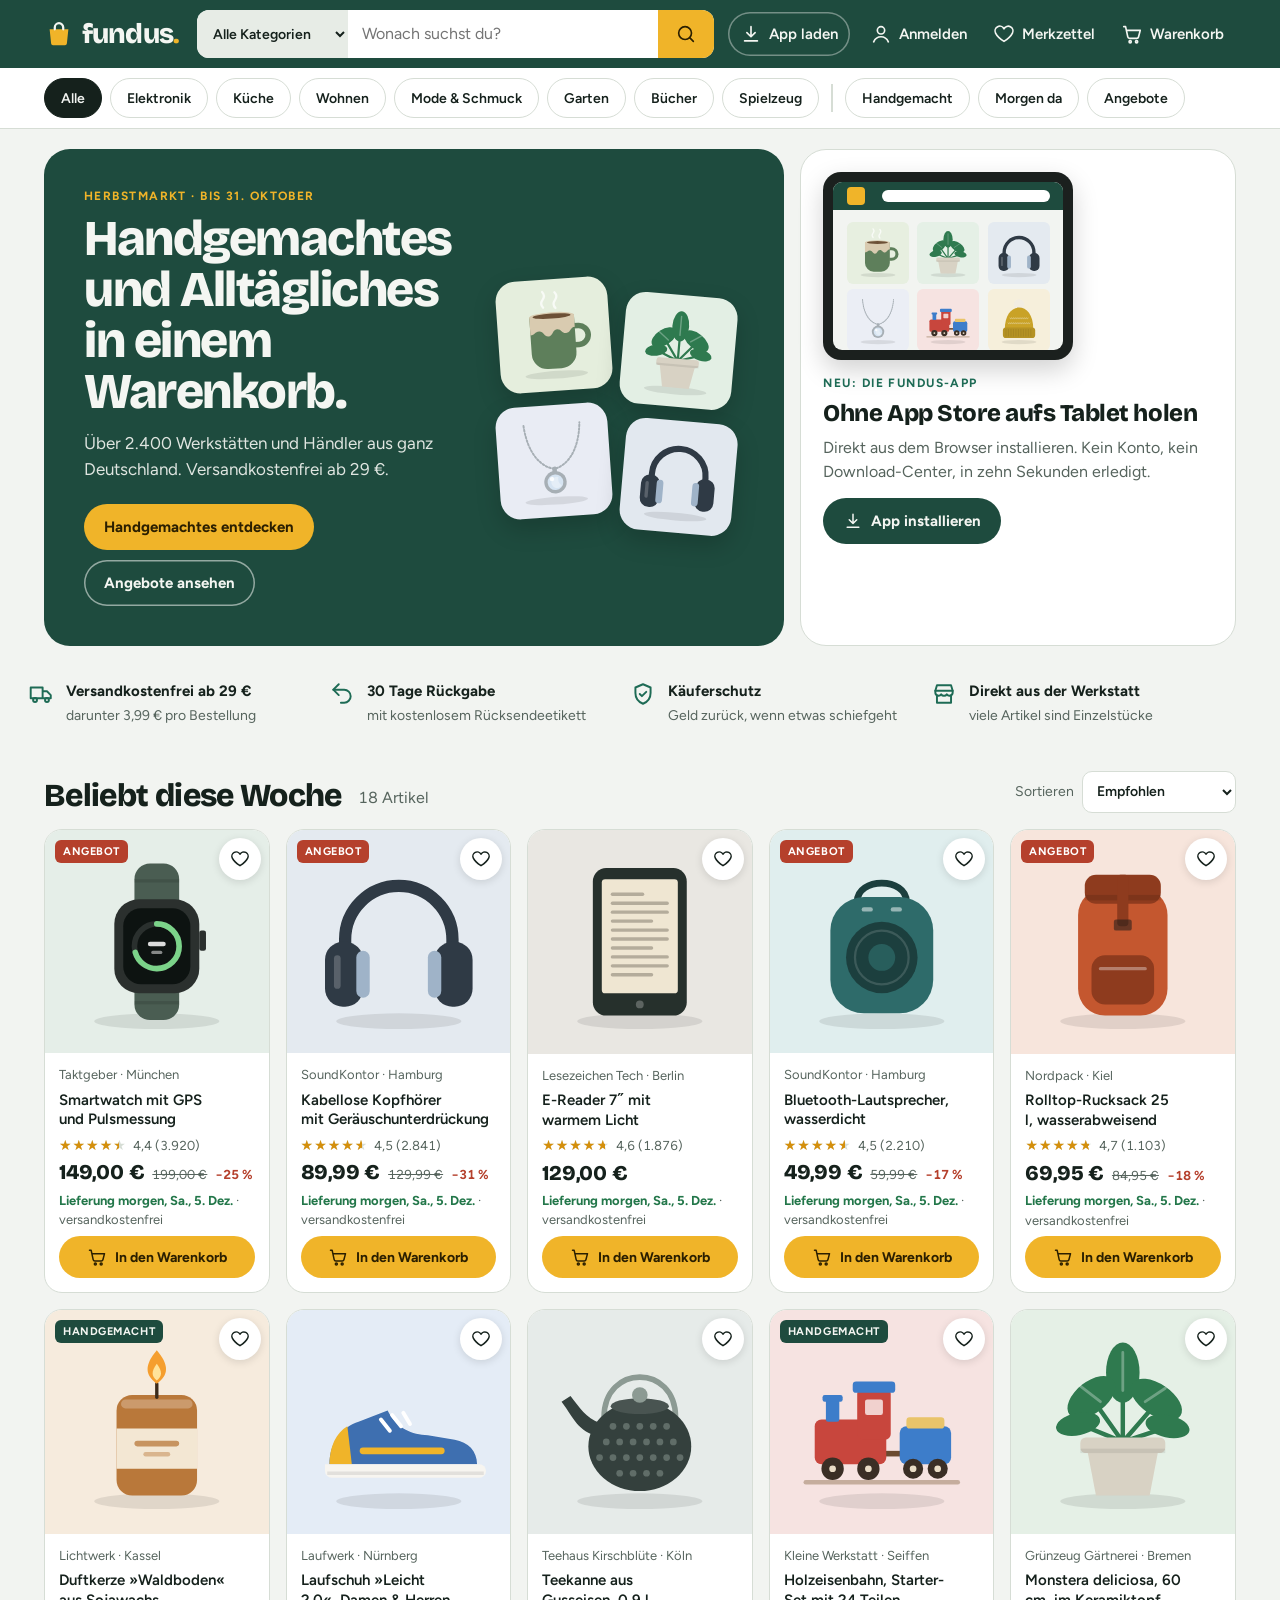
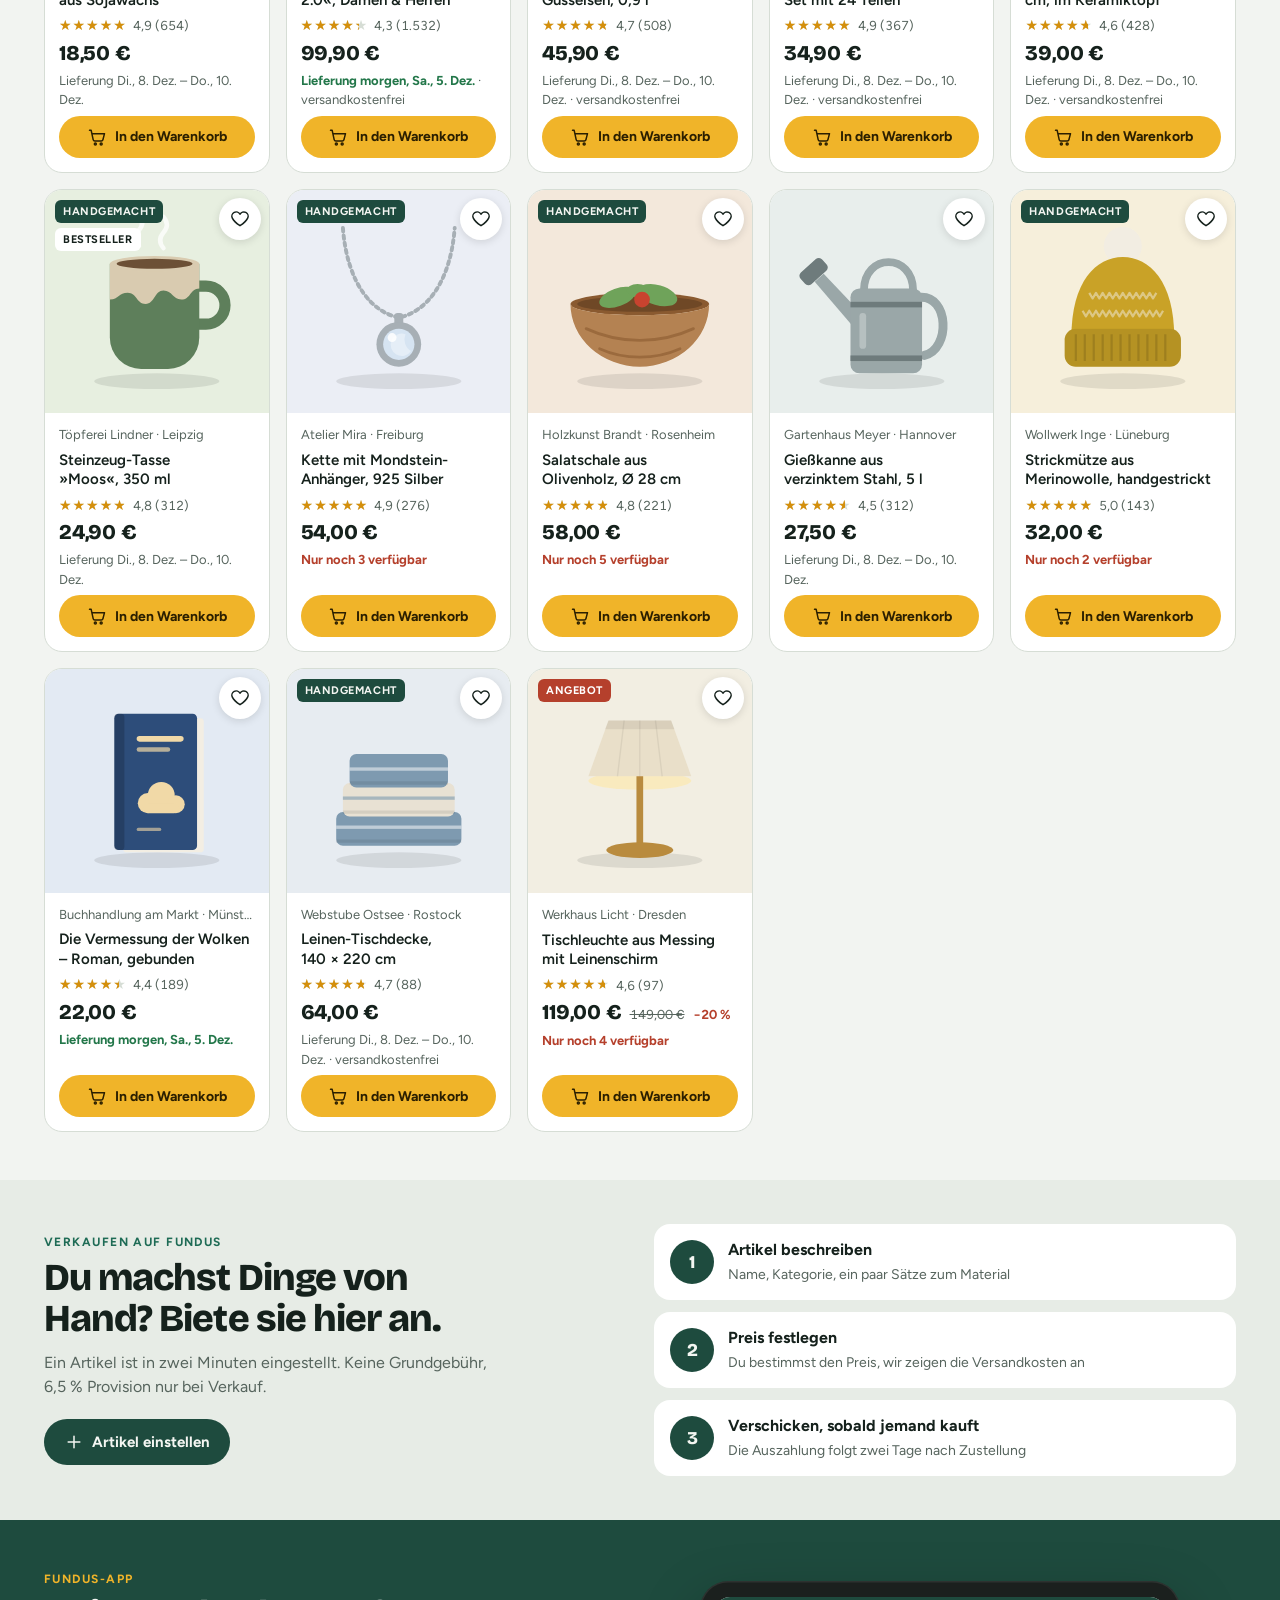
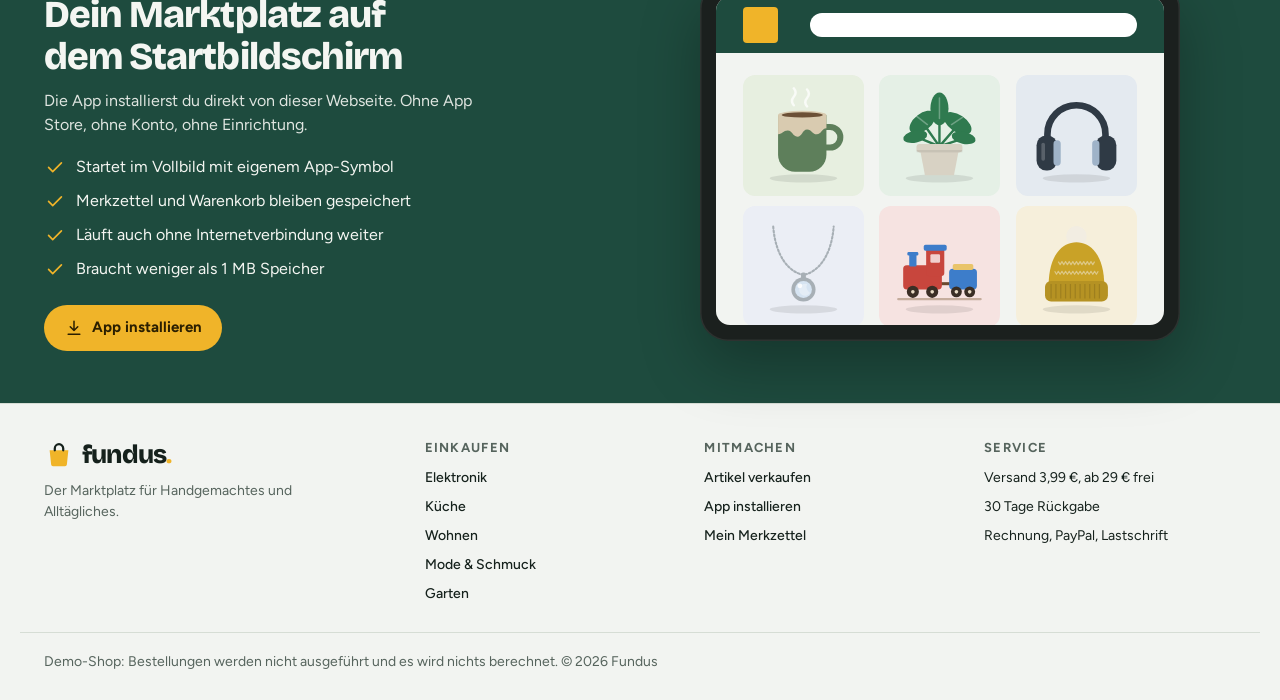
<file: docs/index.html>
<!doctype html>
<html lang="de">
<head>
<meta charset="utf-8">
<meta name="viewport" content="width=device-width, initial-scale=1, viewport-fit=cover">
<!-- pwa:start -->
<link rel="manifest" href="manifest.webmanifest">
<meta name="theme-color" content="#1E4B3E">
<meta name="description" content="Fundus – der Marktplatz für Handgemachtes und Alltägliches.">
<link rel="icon" href="icons/icon.svg" type="image/svg+xml">
<link rel="apple-touch-icon" href="icons/apple-touch-icon.png">
<meta name="apple-mobile-web-app-capable" content="yes">
<meta name="mobile-web-app-capable" content="yes">
<meta name="apple-mobile-web-app-title" content="Fundus">
<!-- pwa:end -->
<title>Fundus Marktplatz</title>
<link rel="preconnect" href="https://fonts.googleapis.com">
<link rel="preconnect" href="https://fonts.gstatic.com" crossorigin>
<link rel="stylesheet" href="https://fonts.googleapis.com/css2?family=Bricolage+Grotesque:opsz,wght@12..96,600;12..96,800&family=Figtree:wght@400;500;600;700&display=swap">
<style>
/* Layout: sticky market header (logo · search · actions) over a category rail; hero + app card; illustrated product grid; sell band; app band. Cart is a right-hand drawer, details/checkout/install are centered sheets. */
:root{
  --bg:#F2F4F1;
  --surface:#FFFFFF;
  --surface-2:#E7ECE6;
  --ink:#15211C;
  --ink-soft:#56645D;
  --line:#D6DDD5;
  --brand:#1E4B3E;
  --brand-ink:#F4F6F2;
  --link:#1E6B55;
  --accent:#F0B429;
  --accent-ink:#2B1F00;
  --sale:#B5402C;
  --sale-ink:#FFFFFF;
  --good:#23774A;
  --star:#D48F0B;
  --device:#1B201E;
  --tint-mix:92%;
  --shadow:0 1px 2px rgb(21 33 28 / .06),0 12px 32px rgb(21 33 28 / .12);
  --f-display:"Bricolage Grotesque","Avenir Next","Segoe UI",system-ui,sans-serif;
  --f-body:"Figtree",system-ui,-apple-system,"Segoe UI",Roboto,sans-serif;
  --hh:120px;
  color-scheme:light;
}
@media (prefers-color-scheme:dark){
  :root:not([data-theme="light"]){
    --bg:#0E1613;--surface:#16211D;--surface-2:#1D2A25;--ink:#E5ECE8;--ink-soft:#9AA9A2;--line:#2A3833;
    --brand:#173A30;--brand-ink:#EEF3EF;--link:#7CC4A8;--accent:#F3BE45;--accent-ink:#2B1F00;
    --sale:#EE8A72;--sale-ink:#2A0D06;--good:#62C48C;--star:#F3BE45;--device:#2C3733;--tint-mix:80%;
    --shadow:0 1px 2px rgb(0 0 0 / .3),0 12px 32px rgb(0 0 0 / .4);
    color-scheme:dark;
  }
}
:root[data-theme="dark"]{
  --bg:#0E1613;--surface:#16211D;--surface-2:#1D2A25;--ink:#E5ECE8;--ink-soft:#9AA9A2;--line:#2A3833;
  --brand:#173A30;--brand-ink:#EEF3EF;--link:#7CC4A8;--accent:#F3BE45;--accent-ink:#2B1F00;
  --sale:#EE8A72;--sale-ink:#2A0D06;--good:#62C48C;--star:#F3BE45;--device:#2C3733;--tint-mix:80%;
  --shadow:0 1px 2px rgb(0 0 0 / .3),0 12px 32px rgb(0 0 0 / .4);
  color-scheme:dark;
}

*,*::before,*::after{box-sizing:border-box}
html{-webkit-text-size-adjust:100%;scroll-behavior:smooth}
html:has(dialog[open]){overflow:hidden}
body{margin:0;background:var(--bg);color:var(--ink);font:400 16px/1.5 var(--f-body);-webkit-font-smoothing:antialiased}
[hidden]{display:none!important}
img,svg{max-width:100%}
button,input,select,textarea{font:inherit;color:inherit}
button{cursor:pointer}
h1,h2,h3{text-wrap:balance}
p{margin:0}
:focus-visible{outline:3px solid var(--accent);outline-offset:2px}
.sr{position:absolute;width:1px;height:1px;overflow:hidden;clip:rect(0 0 0 0);white-space:nowrap}
.wrap{width:100%;max-width:1240px;margin-inline:auto;padding-inline:16px}
@media (min-width:768px){.wrap{padding-inline:24px}}
.ic{width:22px;height:22px;flex:none}
.eyebrow{font:700 12px/1.2 var(--f-body);letter-spacing:.12em;text-transform:uppercase;color:var(--link)}

/* Buttons */
.btn{display:inline-flex;align-items:center;justify-content:center;gap:8px;min-height:46px;padding:0 20px;border-radius:999px;border:0;background:var(--accent);color:var(--accent-ink);font-weight:700;font-size:15px;text-decoration:none;transition:transform .12s,filter .12s}
.btn:hover{filter:brightness(1.05)}
.btn:active{transform:translateY(1px)}
.btn .ic{width:20px;height:20px}
.btn.dark{background:var(--brand);color:var(--brand-ink)}
.btn.line{background:transparent;color:var(--brand-ink);box-shadow:inset 0 0 0 1.5px color-mix(in oklab,var(--brand-ink) 55%,transparent)}
.btn.ghost{background:transparent;color:var(--ink);box-shadow:inset 0 0 0 1.5px var(--line)}
.btn.wide{width:100%}
.row{display:flex;flex-wrap:wrap;gap:10px;align-items:center}
.linkbtn{border:0;background:none;padding:0;color:var(--link);font-weight:600;text-decoration:underline;text-underline-offset:3px}

/* Header */
.top{position:sticky;top:env(safe-area-inset-top,0px);z-index:30;background:var(--brand);color:var(--brand-ink)}
.top-row{display:flex;align-items:center;gap:10px 14px;padding-block:10px;flex-wrap:wrap}
.logo{display:flex;align-items:center;gap:8px;color:inherit;text-decoration:none;font:800 28px/1 var(--f-display);letter-spacing:-.03em;padding-right:4px}
.logo-mark{width:30px;height:30px}
.logo b{color:var(--accent)}
.search{flex:1 1 360px;display:flex;min-width:0;height:48px;border-radius:12px;overflow:hidden;background:var(--surface);color:var(--ink)}
.search select{border:0;background:var(--surface-2);padding:0 8px 0 12px;max-width:38%;font-size:14px;font-weight:600;color:var(--ink)}
.search input{flex:1;min-width:0;border:0;background:transparent;padding:0 14px;font-size:16px;outline:none}
.search button{flex:none;width:56px;border:0;background:var(--accent);color:var(--accent-ink);display:grid;place-items:center}
.search:focus-within{box-shadow:0 0 0 3px var(--accent)}
.actions{display:flex;align-items:center;gap:2px;margin-left:auto}
.hbtn{position:relative;display:flex;align-items:center;gap:7px;min-height:44px;padding:0 12px;border:0;border-radius:999px;background:transparent;color:var(--brand-ink);font-weight:600;font-size:15px;white-space:nowrap}
.hbtn:hover{background:color-mix(in oklab,var(--brand-ink) 12%,transparent)}
.hbtn.app{box-shadow:inset 0 0 0 1.5px color-mix(in oklab,var(--brand-ink) 40%,transparent);margin-right:6px}
.count{min-width:21px;height:21px;padding:0 6px;border-radius:11px;background:var(--accent);color:var(--accent-ink);font:700 12px/21px var(--f-body);text-align:center;font-variant-numeric:tabular-nums}
@media (max-width:1040px){.search{order:3;flex-basis:100%}}
@media (max-width:560px){
  .hbtn span{display:none}
  .hbtn{padding:0 10px}
  .count{position:absolute;top:2px;right:0}
  .logo{font-size:25px}
}

/* Category rail */
.rail{background:var(--surface);border-bottom:1px solid var(--line)}
.chips{display:flex;gap:8px;overflow-x:auto;padding-block:10px;scrollbar-width:none;-webkit-overflow-scrolling:touch}
.chips::-webkit-scrollbar{display:none}
.chip{flex:none;display:inline-flex;align-items:center;gap:6px;min-height:40px;padding:0 16px;border-radius:999px;border:1.5px solid var(--line);background:var(--surface);color:var(--ink);font-weight:600;font-size:14px;white-space:nowrap}
.chip .ic{width:16px;height:16px}
.chip:hover{border-color:var(--ink-soft)}
.chip[aria-pressed="true"]{background:var(--ink);border-color:var(--ink);color:var(--bg)}
.chip.tog[aria-pressed="true"]{background:var(--brand);border-color:var(--brand);color:var(--brand-ink)}
.chip-sep{flex:none;width:1.5px;margin:6px 4px;background:var(--line)}

/* Hero */
.hero{display:grid;grid-template-columns:minmax(0,1.7fr) minmax(0,1fr);gap:16px;padding-block:20px 8px}
.hero-main{position:relative;overflow:hidden;display:grid;grid-template-columns:minmax(0,1fr) auto;align-items:center;gap:28px;background:var(--brand);color:var(--brand-ink);border-radius:26px;padding:clamp(22px,4vw,40px)}
.hero-main .eyebrow{color:var(--accent)}
.hero h1{font:800 clamp(30px,4.4vw,50px)/1.02 var(--f-display);letter-spacing:-.03em;margin:10px 0 14px;max-width:15ch}
.hero-copy > p:not(.eyebrow){margin-bottom:22px;max-width:40ch;opacity:.9;font-size:17px}
.collage{display:grid;grid-template-columns:repeat(2,112px);gap:14px;padding:8px}
.collage .tile{aspect-ratio:1;border-radius:20px;background:var(--tint);transform:rotate(-4deg);box-shadow:0 10px 24px rgb(0 0 0 / .18)}
.collage .tile:nth-child(2n){transform:rotate(5deg) translateY(16px)}
.collage .tile svg{display:block;width:100%;height:100%}
.hero-app{display:flex;flex-direction:column;gap:10px;background:var(--surface);border:1px solid var(--line);border-radius:26px;padding:22px}
.hero-app h2{font:800 24px/1.1 var(--f-display);letter-spacing:-.02em;margin:0}
.hero-app p:not(.eyebrow){color:var(--ink-soft)}
.hero-app .btn{align-self:flex-start;justify-self:start;margin-top:4px}
.hero-app .device{max-width:250px;margin-bottom:6px}
@media (max-width:1040px){
  .hero{grid-template-columns:1fr}
  .hero-app{display:grid;grid-template-columns:minmax(0,220px) minmax(0,1fr);align-items:center;gap:6px 22px}
  .hero-app .device{grid-row:1 / span 5;margin:0}
}
@media (max-width:640px){
  .hero-main{grid-template-columns:1fr}
  .collage{grid-template-columns:repeat(4,minmax(0,1fr));padding:0 4px 12px;order:-1}
  .collage .tile{border-radius:14px}
  .collage .tile:nth-child(2n){transform:rotate(4deg) translateY(6px)}
  .hero-app{grid-template-columns:1fr}
  .hero-app .device{grid-row:auto;max-width:220px}
}

/* Perks */
.perks{list-style:none;margin:0;padding-block:14px;display:grid;grid-template-columns:repeat(4,minmax(0,1fr));gap:12px}
.perks li{display:flex;gap:12px;align-items:flex-start;padding:12px 4px}
.perks .ic{color:var(--link);width:26px;height:26px;margin-top:1px}
.perks b{display:block;font-weight:700;font-size:15px}
.perks span{color:var(--ink-soft);font-size:14px}
@media (max-width:900px){.perks{grid-template-columns:repeat(2,minmax(0,1fr))}}
@media (max-width:460px){.perks{grid-template-columns:1fr;gap:0}.perks li{padding-block:8px}}

/* Shop */
.shop{padding-block:18px 48px;scroll-margin-top:calc(var(--hh) + 12px)}
.toolbar{display:flex;flex-wrap:wrap;align-items:end;gap:6px 16px;margin-bottom:16px}
.toolbar h2{font:800 clamp(24px,3vw,32px)/1.1 var(--f-display);letter-spacing:-.02em;margin:0}
.toolbar .meta{color:var(--ink-soft);font-variant-numeric:tabular-nums;padding-bottom:3px}
.sortbox{margin-left:auto;display:flex;align-items:center;gap:8px;font-size:14px;color:var(--ink-soft)}
.sel{height:42px;border-radius:10px;border:1.5px solid var(--line);background:var(--surface);color:var(--ink);padding:0 10px;font-weight:600}
.grid{display:grid;grid-template-columns:repeat(auto-fill,minmax(min(100%,196px),1fr));gap:16px}
@media (max-width:520px){.grid{grid-template-columns:repeat(2,minmax(0,1fr));gap:10px}}
.card{position:relative;display:flex;flex-direction:column;min-width:0;background:var(--surface);border:1px solid var(--line);border-radius:18px;overflow:hidden;transition:box-shadow .2s,border-color .2s}
.card:hover{box-shadow:var(--shadow);border-color:transparent}
.pic{position:relative;display:block;width:100%;aspect-ratio:1;border:0;padding:0;background:var(--tint);background:color-mix(in oklab,var(--tint) var(--tint-mix),var(--surface))}
.pic svg{display:block;width:100%;height:100%;transition:transform .35s ease}
.card:hover .pic svg{transform:scale(1.05)}
.badges{position:absolute;left:10px;top:10px;display:flex;flex-direction:column;align-items:flex-start;gap:5px}
.badge{font:700 11px/1 var(--f-body);letter-spacing:.05em;text-transform:uppercase;padding:6px 8px;border-radius:6px;background:var(--surface);color:var(--ink)}
.badge.hand{background:var(--brand);color:var(--brand-ink)}
.badge.sale{background:var(--sale);color:var(--sale-ink)}
.badge.own{background:var(--accent);color:var(--accent-ink)}
.fav{position:absolute;right:8px;top:8px;width:42px;height:42px;border-radius:50%;border:0;background:var(--surface);color:var(--ink);display:grid;place-items:center;box-shadow:0 2px 8px rgb(0 0 0 / .12)}
.fav .ic{width:20px;height:20px}
.fav[aria-pressed="true"]{color:var(--sale)}
.fav[aria-pressed="true"] .ic{fill:currentColor}
.cbody{flex:1;display:flex;flex-direction:column;gap:6px;padding:12px 14px 14px}
.seller{font-size:13px;color:var(--ink-soft);white-space:nowrap;overflow:hidden;text-overflow:ellipsis}
.name{margin:0;font:600 15px/1.3 var(--f-body);min-height:2.6em}
.name button{display:-webkit-box;-webkit-line-clamp:2;-webkit-box-orient:vertical;overflow:hidden;border:0;padding:0;background:none;text-align:left;font:inherit;color:inherit}
.name button:hover{color:var(--link);text-decoration:underline;text-underline-offset:2px}
.rate{display:flex;align-items:center;gap:6px;font-size:13px;color:var(--ink-soft);font-variant-numeric:tabular-nums}
.stars{position:relative;display:inline-block;font-size:14px;line-height:1;letter-spacing:1px;color:var(--line)}
.stars::before,.stars > span::before{content:"★★★★★"}
.stars > span{position:absolute;inset:0 auto 0 0;overflow:hidden;white-space:nowrap;color:var(--star)}
.price{display:flex;flex-wrap:wrap;align-items:baseline;gap:4px 8px;font-variant-numeric:tabular-nums}
.price strong{font:800 21px/1.1 var(--f-display);letter-spacing:-.01em}
.price s{font-size:13px;color:var(--ink-soft)}
.price .pct{font-size:13px;font-weight:700;color:var(--sale)}
.ship{font-size:13px;color:var(--ink-soft)}
.ship b{color:var(--good);font-weight:700}
.card .btn{margin-top:auto;min-height:42px;font-size:14px;padding:0 14px}
@media (max-width:520px){
  .cbody{padding:10px 10px 12px}
  .name{font-size:14px}
  .price strong{font-size:18px}
  .card .btn span{display:none}
  .ship{font-size:12px}
}
.empty{display:flex;flex-direction:column;align-items:flex-start;gap:10px;padding:40px 24px;border:1.5px dashed var(--line);border-radius:18px}
.empty .t{font:800 22px/1.2 var(--f-display)}
.empty p{color:var(--ink-soft)}

/* Sell band */
.sell{background:var(--surface-2);padding-block:44px}
.sell-grid{display:grid;grid-template-columns:minmax(0,1fr) minmax(0,1fr);gap:28px;align-items:center}
.sell h2,.appband h2{font:800 clamp(26px,3.4vw,38px)/1.08 var(--f-display);letter-spacing:-.025em;margin:8px 0 12px}
.sell-grid > div > p:not(.eyebrow){color:var(--ink-soft);max-width:46ch;margin-bottom:20px}
.steps{list-style:none;margin:0;padding:0;display:grid;gap:12px;counter-reset:s}
.steps li{counter-increment:s;display:grid;grid-template-columns:44px minmax(0,1fr);gap:14px;align-items:center;background:var(--surface);border-radius:16px;padding:14px 16px}
.steps li::before{content:counter(s);display:grid;place-items:center;width:44px;height:44px;border-radius:50%;background:var(--brand);color:var(--brand-ink);font:800 18px/1 var(--f-display)}
.steps b{display:block}
.steps span{color:var(--ink-soft);font-size:14px}
@media (max-width:800px){.sell-grid{grid-template-columns:1fr}}

/* App band */
.appband{background:var(--brand);color:var(--brand-ink);padding-block:52px;scroll-margin-top:var(--hh)}
.appband .eyebrow{color:var(--accent)}
.app-grid{display:grid;grid-template-columns:minmax(0,1fr) minmax(0,1.05fr);gap:36px;align-items:center}
.app-grid > div > p:not(.eyebrow){max-width:46ch;opacity:.9;margin-bottom:18px}
.checks{list-style:none;padding:0;margin:0 0 24px;display:grid;gap:10px}
.checks li{display:flex;gap:10px;align-items:flex-start}
.checks .ic{color:var(--accent);width:22px;height:22px;margin-top:1px}
.install-state{display:flex;align-items:center;gap:8px;font-weight:600;font-size:14px}
.install-state .ic{color:var(--accent)}
@media (max-width:860px){.app-grid{grid-template-columns:1fr}.appband .device{order:-1}}

/* Device mockup */
.device{width:100%;max-width:480px;aspect-ratio:4 / 3;justify-self:center;background:var(--device);border-radius:28px;padding:16px;box-shadow:0 24px 60px rgb(0 0 0 / .28),inset 0 0 0 1.5px rgb(255 255 255 / .08)}
.hero-app .device{border-radius:18px;padding:10px;box-shadow:0 10px 26px rgb(0 0 0 / .18)}
.screen{height:100%;border-radius:14px;background:var(--bg);overflow:hidden;display:flex;flex-direction:column}
.hero-app .screen{border-radius:9px}
.s-top{flex:none;display:flex;align-items:center;gap:8%;height:17%;padding:0 6%;background:var(--brand)}
.s-logo{width:9%;aspect-ratio:1;border-radius:4px;background:var(--accent)}
.s-search{flex:1;height:44%;border-radius:999px;background:var(--surface)}
.s-grid{display:grid;grid-template-columns:repeat(3,minmax(0,1fr));gap:4%;padding:5% 6%}
.s-tile{aspect-ratio:1;border-radius:10%;background:var(--tint);background:color-mix(in oklab,var(--tint) var(--tint-mix),var(--surface))}
.s-tile svg{display:block;width:100%;height:100%}

/* Footer */
.foot{border-top:1px solid var(--line);padding-block:36px calc(28px + env(safe-area-inset-bottom,0px));font-size:14px}
.foot-grid{display:grid;grid-template-columns:1.4fr repeat(3,1fr);gap:28px}
.foot h3{font:700 13px/1.2 var(--f-body);letter-spacing:.1em;text-transform:uppercase;color:var(--ink-soft);margin:0 0 12px}
.foot ul{list-style:none;margin:0;padding:0;display:grid;gap:8px}
.foot .linkbtn{color:var(--ink);text-decoration:none;font-weight:500}
.foot .linkbtn:hover{text-decoration:underline}
.foot .logo{color:var(--ink);font-size:26px;margin-bottom:10px}
.foot-grid > div > p{color:var(--ink-soft);max-width:30ch}
.foot-note{margin-top:28px;padding-top:18px;border-top:1px solid var(--line);color:var(--ink-soft)}
@media (max-width:800px){.foot-grid{grid-template-columns:1fr 1fr}.foot-grid > div:first-child{grid-column:1 / -1}}

/* Dialogs */
dialog{border:0;padding:0;margin:auto;width:min(980px,calc(100% - 24px));max-width:none;max-height:calc(100% - 24px);background:var(--surface);color:var(--ink);border-radius:22px;box-shadow:var(--shadow);overflow:hidden}
dialog[open]{display:flex;flex-direction:column;animation:pop .22s ease-out}
dialog > .toast{position:fixed}
dialog.narrow{width:min(580px,calc(100% - 24px))}
dialog::backdrop{background:rgb(8 16 12 / .55)}
@keyframes pop{from{opacity:0;transform:translateY(12px) scale(.98)}}
.dlg{position:relative;flex:1;min-height:0;overflow:auto;padding:26px;overscroll-behavior:contain}
.dlg h2{font:800 clamp(22px,3vw,30px)/1.12 var(--f-display);letter-spacing:-.02em;margin:0 0 12px;padding-right:48px}
.x{position:absolute;top:14px;right:14px;z-index:2;width:44px;height:44px;border-radius:50%;border:0;background:var(--surface-2);color:var(--ink);display:grid;place-items:center}
dialog.drawer{margin:0 0 0 auto;height:100%;max-height:none;width:min(440px,100%);border-radius:22px 0 0 22px;animation:slide .26s ease-out}
@keyframes slide{from{transform:translateX(40px);opacity:0}}
.drawer-in{display:flex;flex-direction:column;height:100%;padding-top:env(safe-area-inset-top,0px)}
.drawer-head{display:flex;align-items:center;justify-content:space-between;padding:18px 18px 12px 22px;border-bottom:1px solid var(--line)}
.drawer-head h2{font:800 24px/1 var(--f-display);margin:0}
.drawer-head .x{position:static}
.cart-list{flex:1;min-height:0;overflow:auto;padding:0 22px;overscroll-behavior:contain}
.cline{display:grid;grid-template-columns:76px minmax(0,1fr) auto;gap:14px;padding-block:16px;border-bottom:1px solid var(--line)}
.thumb{width:76px;aspect-ratio:1;border:0;padding:0;border-radius:12px;overflow:hidden;background:var(--tint);background:color-mix(in oklab,var(--tint) var(--tint-mix),var(--surface))}
.thumb svg{display:block;width:100%;height:100%}
.cl-info{display:flex;flex-direction:column;gap:4px;min-width:0}
.cl-name{font-weight:600;font-size:15px;line-height:1.3}
.cl-price{font-weight:700;font-variant-numeric:tabular-nums;white-space:nowrap}
.stepper{display:inline-flex;align-items:center;align-self:flex-start;margin-top:4px;border:1.5px solid var(--line);border-radius:999px}
.stepper button{width:40px;height:40px;border:0;background:none;color:var(--ink);display:grid;place-items:center;border-radius:50%}
.stepper button:hover{background:var(--surface-2)}
.stepper .ic{width:18px;height:18px}
.stepper output{min-width:28px;text-align:center;font-weight:700;font-variant-numeric:tabular-nums}
.cart-foot{border-top:1px solid var(--line);padding:16px 22px calc(18px + env(safe-area-inset-bottom,0px));display:grid;gap:14px;background:var(--surface)}
.freebar{font-size:14px;display:grid;gap:8px}
.freebar .ic{width:18px;height:18px;color:var(--good);vertical-align:-4px}
.bar{display:block;height:8px;border-radius:4px;background:var(--surface-2);overflow:hidden}
.bar > span{display:block;height:100%;background:var(--good);border-radius:4px}
.sum{margin:0;display:grid;gap:6px;font-variant-numeric:tabular-nums}
.sum div{display:flex;justify-content:space-between;gap:12px}
.sum dt{color:var(--ink-soft)}
.sum dd{margin:0;font-weight:600}
.sum .tot{padding-top:8px;border-top:1px solid var(--line);font-size:18px}
.sum .tot dt{color:var(--ink);font-weight:700}
.sum .tot dd{font:800 22px/1.1 var(--f-display)}
.sum small{font-size:12px;color:var(--ink-soft);font-weight:400}
.cart-empty{display:flex;flex-direction:column;align-items:flex-start;gap:10px;padding:32px 0}
.cart-empty > .ic{width:44px;height:44px;color:var(--ink-soft)}
.cart-empty p{color:var(--ink-soft)}
.cart-empty p b{color:var(--ink);font-size:18px}

/* Product detail */
.dt{display:grid;grid-template-columns:minmax(0,1fr) minmax(0,1.05fr);gap:30px}
.dt .pic{border-radius:18px;overflow:hidden;position:sticky;top:0}
.dt-info{display:flex;flex-direction:column;gap:12px;min-width:0}
.dt-info .seller{white-space:normal}
.dt .price strong{font-size:32px}
.dt .vat{font-size:13px;color:var(--ink-soft)}
.dt-desc{color:var(--ink);max-width:60ch}
.facts{margin:0;display:grid;grid-template-columns:auto minmax(0,1fr);gap:8px 18px;padding:14px 16px;border-radius:14px;background:var(--surface-2);font-size:14px}
.facts dt{color:var(--ink-soft)}
.facts dd{margin:0;font-weight:600}
.buybox{display:flex;flex-wrap:wrap;gap:10px;align-items:center}
.buybox .stepper{margin:0}
.buybox .btn{flex:1 1 160px}
@media (max-width:720px){.dt{grid-template-columns:1fr;gap:18px}.dt .pic{position:static;max-width:420px}}

/* Forms */
.field{display:flex;flex-direction:column;gap:6px;min-width:0}
.field > label,.lbl{font-weight:600;font-size:14px}
.inp{width:100%;height:48px;border:1.5px solid var(--line);border-radius:12px;background:var(--surface);color:var(--ink);padding:0 14px;font-size:16px}
textarea.inp{height:auto;min-height:96px;padding:12px 14px;resize:vertical;line-height:1.45}
select.inp{padding-right:8px}
.inp:focus{outline:none;border-color:var(--link);box-shadow:0 0 0 3px color-mix(in oklab,var(--link) 25%,transparent)}
.hint{font-size:13px;color:var(--ink-soft)}
.hint.err{color:var(--sale);font-weight:600;font-size:14px}
fieldset{border:0;margin:0;padding:0;display:grid;gap:12px;min-width:0}
legend{font:800 18px/1.2 var(--f-display);margin-bottom:10px;padding:0}
.two{display:grid;grid-template-columns:minmax(0,1fr) minmax(0,2fr);gap:12px}
.opts{display:grid;gap:8px}
.opt{display:flex;align-items:center;gap:12px;padding:12px 14px;border:1.5px solid var(--line);border-radius:12px;cursor:pointer}
.opt input{width:20px;height:20px;accent-color:var(--brand);margin:0}
.opt span{flex:1}
.opt small{display:block;color:var(--ink-soft);font-size:13px}
.opt b{font-variant-numeric:tabular-nums}
.opt:has(input:checked){border-color:var(--link);background:color-mix(in oklab,var(--link) 8%,var(--surface))}
.co{display:grid;grid-template-columns:minmax(0,1.4fr) minmax(0,1fr);gap:28px;align-items:start}
.co-main{display:grid;gap:26px}
.co-sum{position:sticky;top:0;display:grid;gap:14px;padding:18px;border-radius:16px;background:var(--surface-2)}
.co-sum h3{margin:0;font:800 18px/1.2 var(--f-display)}
.co-items{list-style:none;margin:0;padding:0;display:grid;gap:8px;font-size:14px}
.co-items li{display:flex;justify-content:space-between;gap:12px}
.co-items span:last-child{font-variant-numeric:tabular-nums;white-space:nowrap}
.demo-note{font-size:13px;color:var(--ink-soft);background:var(--surface-2);padding:10px 12px;border-radius:10px}
.co-sum .demo-note{background:var(--surface)}
@media (max-width:780px){.co{grid-template-columns:1fr}.co-sum{position:static}}
@media (max-width:420px){.two{grid-template-columns:1fr}}
.done{display:flex;flex-direction:column;align-items:flex-start;gap:12px;max-width:52ch}
.done-mark{width:64px;height:64px;border-radius:50%;display:grid;place-items:center;background:var(--good);color:var(--surface)}
.done-mark .ic{width:34px;height:34px}

/* Sell form */
.sellgrid{display:grid;grid-template-columns:minmax(0,1.5fr) minmax(0,1fr);gap:28px;align-items:start}
.sellform{display:grid;gap:16px}
.picks{display:grid;grid-template-columns:repeat(auto-fill,minmax(62px,1fr));gap:8px}
.pick{position:relative;display:block;aspect-ratio:1;border-radius:12px;background:var(--surface-2);cursor:pointer;border:2px solid transparent}
.pick svg{display:block;width:100%;height:100%}
.pick input,.swatch input{position:absolute;opacity:0;pointer-events:none}
.pick:has(input:checked){border-color:var(--link);background:color-mix(in oklab,var(--link) 12%,var(--surface))}
.pick:has(input:focus-visible),.swatch:has(input:focus-visible){outline:3px solid var(--accent);outline-offset:2px}
.swatches{display:flex;flex-wrap:wrap;gap:10px}
.swatch{position:relative;display:flex;align-items:center;gap:8px;padding:6px 12px 6px 6px;border-radius:999px;border:1.5px solid var(--line);cursor:pointer;font-size:14px;font-weight:600}
.swatch i{width:28px;height:28px;border-radius:50%;background:linear-gradient(135deg,var(--c) 50%,var(--d) 50%)}
.swatch:has(input:checked){border-color:var(--link);background:color-mix(in oklab,var(--link) 10%,var(--surface))}
.preview{position:sticky;top:0;display:grid;gap:10px}
.preview .card{pointer-events:none}
@media (max-width:760px){.sellgrid{grid-template-columns:1fr}.preview{position:static;max-width:300px}}

/* Install sheet */
.tabs{display:flex;gap:6px;padding:4px;border-radius:999px;background:var(--surface-2);margin:6px 0 18px;overflow-x:auto}
.tabs button{flex:1;min-height:42px;padding:0 14px;border:0;border-radius:999px;background:none;color:var(--ink-soft);font-weight:700;font-size:14px;white-space:nowrap}
.tabs button[aria-selected="true"]{background:var(--surface);color:var(--ink);box-shadow:0 1px 4px rgb(0 0 0 / .1)}
.howto{list-style:none;margin:0;padding:0;display:grid;gap:12px;counter-reset:h}
.howto li{counter-increment:h;display:grid;grid-template-columns:36px minmax(0,1fr);gap:12px;align-items:start}
.howto li::before{content:counter(h);display:grid;place-items:center;width:36px;height:36px;border-radius:50%;background:var(--brand);color:var(--brand-ink);font:800 16px/1 var(--f-display)}
.howto li > span{padding-top:6px}
.kbd{display:inline-flex;align-items:center;gap:4px;padding:1px 8px;border-radius:7px;background:var(--surface-2);font-weight:700;white-space:nowrap}
.kbd .ic{width:17px;height:17px;vertical-align:-3px}
.pane-note{margin-top:16px;font-size:14px;color:var(--ink-soft)}
.install-hero{display:flex;align-items:center;gap:14px;margin-bottom:6px}
.install-hero img,.install-hero svg.appicon{width:60px;height:60px;border-radius:14px;flex:none}
.install-hero b{display:block;font-size:17px}
.install-hero span{color:var(--ink-soft);font-size:14px}
.apkbox{display:grid;gap:12px;margin-bottom:20px;padding:16px 18px;border-radius:16px;background:var(--surface-2)}
.apkbox .btn{justify-self:start}
.apkbox .kbd{background:var(--surface)}
.in-app .hero{grid-template-columns:1fr}
.in-app .hero-app,.in-app .appband,.in-app [data-install]{display:none}
.away{display:grid;gap:12px;margin:14px 0 20px;padding:16px 18px;border-radius:16px;background:color-mix(in oklab,var(--accent) 18%,var(--surface));box-shadow:inset 0 0 0 1.5px color-mix(in oklab,var(--accent) 55%,transparent)}
.away .btn{justify-self:start}
.away .addr{font-size:14px;color:var(--ink-soft);word-break:break-all}
.away .addr b{color:var(--ink);user-select:all}

/* Status-Pillen (Bestellungen, Zahlungen) */
.pill{display:inline-flex;align-items:center;gap:6px;padding:4px 10px;border-radius:999px;font:700 12px/1.3 var(--f-body);white-space:nowrap;background:var(--surface-2);color:var(--ink)}
.pill::before{content:"";width:7px;height:7px;border-radius:50%;background:currentColor;opacity:.8}
.pill.tone-good{background:color-mix(in oklab,var(--good) 16%,var(--surface));color:var(--good)}
.pill.tone-brand{background:color-mix(in oklab,var(--link) 16%,var(--surface));color:var(--link)}
.pill.tone-info{background:color-mix(in oklab,var(--accent) 22%,var(--surface));color:var(--ink)}
.pill.tone-warn{background:color-mix(in oklab,var(--sale) 14%,var(--surface));color:var(--sale)}
.pill.tone-muted{background:var(--surface-2);color:var(--ink-soft)}

/* Bestand, Fotos, kleine Knöpfe */
.device-slot{display:contents}
.stock{font-size:13px;font-weight:700}
.stock.low{color:var(--sale)}
.stock.out{color:var(--ink-soft)}
.card.soldout .pic{filter:grayscale(.6);opacity:.75}
.btn[disabled],.btn:disabled{opacity:.5;cursor:not-allowed;filter:none;transform:none}
.btn.small{min-height:38px;padding:0 14px;font-size:14px}
.btn.danger{background:var(--sale);color:var(--sale-ink)}
img.pimg{display:block;width:100%;height:100%;object-fit:cover}
.stepper button:disabled{opacity:.35;cursor:not-allowed}

/* Toast */
.toast{position:fixed;left:50%;bottom:calc(18px + env(safe-area-inset-bottom,0px));z-index:50;transform:translateX(-50%);display:flex;align-items:center;gap:14px;width:max-content;max-width:calc(100% - 32px);padding:12px 12px 12px 18px;border-radius:14px;background:var(--ink);color:var(--bg);box-shadow:var(--shadow);font-weight:600;font-size:15px}
.toast button{flex:none;min-height:38px;padding:0 14px;border:0;border-radius:999px;background:var(--accent);color:var(--accent-ink);font-weight:700}
.toast.show{animation:toast .25s ease-out}
.toast.ok{background:var(--good);color:var(--surface)}
.toast.err{background:var(--sale);color:var(--sale-ink)}
@keyframes toast{from{opacity:0;transform:translate(-50%,10px)}}

@media (prefers-reduced-motion:reduce){
  *,*::before,*::after{animation:none!important;transition:none!important}
  html{scroll-behavior:auto}
}
</style>
</head>
<body>

<header class="top" id="top">
  <div class="wrap top-row">
    <a class="logo" href="#start" aria-label="Fundus Startseite">
      <svg class="logo-mark" viewBox="0 0 32 32" aria-hidden="true"><path d="M6 11h20l-1.6 15.2A2 2 0 0 1 22.4 28H9.6a2 2 0 0 1-2-1.8z" style="fill:var(--accent)"/><path d="M11.5 11V9a4.5 4.5 0 0 1 9 0v2" fill="none" stroke="currentColor" stroke-width="2.4" stroke-linecap="round"/></svg>
      <span>fundus<b>.</b></span>
    </a>
    <form class="search" id="searchForm" role="search">
      <label class="sr" for="searchCat">Kategorie</label>
      <select id="searchCat"></select>
      <label class="sr" for="q">Suche</label>
      <input id="q" type="search" placeholder="Wonach suchst du?" autocomplete="off" enterkeyhint="search">
      <button type="submit" aria-label="Suchen"><i data-ic="search"></i></button>
    </form>
    <nav class="actions" aria-label="App, Merkzettel und Warenkorb">
      <button class="hbtn app" id="appBtn" type="button" data-install aria-label="App laden"><i data-ic="download"></i><span>App laden</span></button>
      <button class="hbtn" id="adminBtn" type="button" hidden><i data-ic="dashboard"></i><span id="adminLabel">Verwaltung</span></button>
      <button class="hbtn" id="accountBtn" type="button" aria-label="Anmelden oder registrieren"><i data-ic="user"></i><span id="accountLabel">Anmelden</span></button>
      <button class="hbtn" id="favBtn" type="button" aria-label="Merkzettel"><i data-ic="heart"></i><span>Merkzettel</span><b class="count" id="favCount" hidden>0</b></button>
      <button class="hbtn" id="cartBtn" type="button" aria-label="Warenkorb"><i data-ic="cart"></i><span>Warenkorb</span><b class="count" id="cartCount" hidden>0</b></button>
    </nav>
  </div>
</header>

<div class="rail">
  <div class="wrap"><div class="chips" id="chips" role="toolbar" aria-label="Kategorien und Filter"></div></div>
</div>

<main id="start">
  <section class="wrap hero">
    <div class="hero-main">
      <div class="hero-copy">
        <p class="eyebrow">Herbstmarkt · bis 31. Oktober</p>
        <h1>Handgemachtes und Alltägliches in einem Warenkorb.</h1>
        <p>Über 2.400 Werkstätten und Händler aus ganz Deutschland. Versandkostenfrei ab 29 €.</p>
        <div class="row">
          <button class="btn" type="button" data-go="hand">Handgemachtes entdecken</button>
          <button class="btn line" type="button" data-go="deals">Angebote ansehen</button>
        </div>
      </div>
      <div class="collage" id="collage" aria-hidden="true"></div>
    </div>
    <aside class="hero-app" aria-label="Fundus-App">
      <div class="device-slot"></div>
      <p class="eyebrow">Neu: die Fundus-App</p>
      <h2>Ohne App Store aufs Tablet holen</h2>
      <p>Direkt aus dem Browser installieren. Kein Konto, kein Download-Center, in zehn Sekunden erledigt.</p>
      <button class="btn dark" type="button" data-install><i data-ic="download"></i>App installieren</button>
    </aside>
  </section>

  <ul class="wrap perks" aria-label="Vorteile">
    <li><i data-ic="truck"></i><div><b>Versandkostenfrei ab 29 €</b><span>darunter 3,99 € pro Bestellung</span></div></li>
    <li><i data-ic="return"></i><div><b>30 Tage Rückgabe</b><span>mit kostenlosem Rücksendeetikett</span></div></li>
    <li><i data-ic="shield"></i><div><b>Käuferschutz</b><span>Geld zurück, wenn etwas schiefgeht</span></div></li>
    <li><i data-ic="store"></i><div><b>Direkt aus der Werkstatt</b><span>viele Artikel sind Einzelstücke</span></div></li>
  </ul>

  <section class="wrap shop" id="shop" aria-labelledby="resultsTitle">
    <div class="toolbar">
      <h2 id="resultsTitle">Beliebt diese Woche</h2>
      <p class="meta" id="resultCount"></p>
      <label class="sortbox" for="sort">Sortieren
        <select class="sel" id="sort">
          <option value="empf">Empfohlen</option>
          <option value="auf">Preis aufsteigend</option>
          <option value="ab">Preis absteigend</option>
          <option value="bew">Beste Bewertung</option>
          <option value="neu">Neueste zuerst</option>
        </select>
      </label>
    </div>
    <div class="grid" id="grid"></div>
    <div class="empty" id="empty" hidden>
      <p class="t">Keine Treffer</p>
      <p id="emptyMsg"></p>
      <button class="btn ghost" type="button" id="resetBtn">Alle Filter zurücksetzen</button>
    </div>
  </section>

  <section class="sell" id="verkaufen" aria-labelledby="sellHead">
    <div class="wrap sell-grid">
      <div>
        <p class="eyebrow">Verkaufen auf Fundus</p>
        <h2 id="sellHead">Du machst Dinge von Hand? Biete sie hier an.</h2>
        <p>Ein Artikel ist in zwei Minuten eingestellt. Keine Grundgebühr, 6,5 % Provision nur bei Verkauf.</p>
        <button class="btn dark" type="button" data-sell><i data-ic="plus"></i>Artikel einstellen</button>
      </div>
      <ol class="steps">
        <li><div><b>Artikel beschreiben</b><span>Name, Kategorie, ein paar Sätze zum Material</span></div></li>
        <li><div><b>Preis festlegen</b><span>Du bestimmst den Preis, wir zeigen die Versandkosten an</span></div></li>
        <li><div><b>Verschicken, sobald jemand kauft</b><span>Die Auszahlung folgt zwei Tage nach Zustellung</span></div></li>
      </ol>
    </div>
  </section>

  <section class="appband" id="app" aria-labelledby="appHead">
    <div class="wrap app-grid">
      <div>
        <p class="eyebrow">Fundus-App</p>
        <h2 id="appHead">Dein Marktplatz auf dem Startbildschirm</h2>
        <p>Die App installierst du direkt von dieser Webseite. Ohne App Store, ohne Konto, ohne Einrichtung.</p>
        <ul class="checks">
          <li><i data-ic="check"></i>Startet im Vollbild mit eigenem App-Symbol</li>
          <li><i data-ic="check"></i>Merkzettel und Warenkorb bleiben gespeichert</li>
          <li><i data-ic="check"></i>Läuft auch ohne Internetverbindung weiter</li>
          <li><i data-ic="check"></i>Braucht weniger als 1 MB Speicher</li>
        </ul>
        <div class="row">
          <button class="btn" type="button" data-install><i data-ic="download"></i>App installieren</button>
          <a class="btn line" id="apkBand" href="https://pepegrabowski52-beep.github.io/DataBase/fundus.apk" download="Fundus.apk" hidden><i data-ic="download"></i>Android-App (APK)</a>
          <p class="install-state" id="installState" role="status"></p>
        </div>
      </div>
      <div class="device-slot"></div>
    </div>
  </section>
</main>

<footer class="foot">
  <div class="wrap foot-grid">
    <div>
      <a class="logo" href="#start" aria-label="Fundus Startseite"><svg class="logo-mark" viewBox="0 0 32 32" aria-hidden="true"><path d="M6 11h20l-1.6 15.2A2 2 0 0 1 22.4 28H9.6a2 2 0 0 1-2-1.8z" style="fill:var(--accent)"/><path d="M11.5 11V9a4.5 4.5 0 0 1 9 0v2" fill="none" stroke="currentColor" stroke-width="2.4" stroke-linecap="round"/></svg><span>fundus<b>.</b></span></a>
      <p>Der Marktplatz für Handgemachtes und Alltägliches.</p>
    </div>
    <div>
      <h3>Einkaufen</h3>
      <ul id="footCats"></ul>
    </div>
    <div>
      <h3>Mitmachen</h3>
      <ul>
        <li><button class="linkbtn" type="button" data-sell>Artikel verkaufen</button></li>
        <li><button class="linkbtn" type="button" data-install>App installieren</button></li>
        <li><button class="linkbtn" type="button" data-go="favs">Mein Merkzettel</button></li>
      </ul>
    </div>
    <div>
      <h3>Service</h3>
      <ul>
        <li>Versand 3,99 €, ab 29 € frei</li>
        <li>30 Tage Rückgabe</li>
        <li>Rechnung, PayPal, Lastschrift</li>
      </ul>
    </div>
  </div>
  <p class="wrap foot-note">Demo-Shop: Bestellungen werden nicht ausgeführt und es wird nichts berechnet. © 2026 Fundus</p>
</footer>

<!-- Produktdetails -->
<dialog id="dlgProduct" aria-labelledby="dtTitle">
  <div class="dlg" id="dtBody"></div>
</dialog>

<!-- Warenkorb -->
<dialog id="dlgCart" class="drawer" aria-labelledby="cartTitle">
  <div class="drawer-in">
    <div class="drawer-head">
      <h2 id="cartTitle">Warenkorb</h2>
      <button class="x" type="button" data-close aria-label="Warenkorb schließen"><i data-ic="close"></i></button>
    </div>
    <div class="cart-list" id="cartList"></div>
    <div class="cart-foot" id="cartFoot"></div>
  </div>
</dialog>

<!-- App installieren -->
<dialog id="dlgInstall" class="narrow" aria-labelledby="inTitle">
  <div class="dlg">
    <button class="x" type="button" data-close aria-label="Schließen"><i data-ic="close"></i></button>
    <h2 id="inTitle">Fundus als App installieren</h2>
    <div class="install-hero">
      <svg class="appicon" viewBox="0 0 512 512" aria-hidden="true"><rect width="512" height="512" rx="112" fill="#1E4B3E"/><path d="M146 194h220l-17.6 167.2a24 24 0 0 1-23.9 21.5H187.5a24 24 0 0 1-23.9-21.5z" fill="#F0B429"/><path d="M206 194v-22a50 50 0 0 1 100 0v22" fill="none" stroke="#F4F6F2" stroke-width="26" stroke-linecap="round"/></svg>
      <div><b>Fundus</b><span>Kostenlos · unter 1 MB · kein App Store nötig</span></div>
    </div>
    <div class="away" id="inAway" hidden>
      <p><b>Hier in der Vorschau lässt sich die App nicht installieren.</b> Öffne den Shop unter seiner eigenen Adresse. Dort klappt „App installieren“.</p>
      <a class="btn dark" href="https://pepegrabowski52-beep.github.io/DataBase/" target="_blank" rel="noopener"><i data-ic="share"></i>Shop im Browser öffnen</a>
      <p class="addr">Adresse: <b>pepegrabowski52-beep.github.io/DataBase</b></p>
    </div>
    <p class="lbl" id="inThen" hidden>Danach auf deinem Gerät:</p>
    <div class="tabs" role="tablist" aria-label="Gerät wählen">
      <button type="button" role="tab" id="tab-ios" aria-controls="pane-ios" aria-selected="true">iPad &amp; iPhone</button>
      <button type="button" role="tab" id="tab-android" aria-controls="pane-android" aria-selected="false" tabindex="-1">Android</button>
      <button type="button" role="tab" id="tab-desktop" aria-controls="pane-desktop" aria-selected="false" tabindex="-1">Computer</button>
    </div>
    <div role="tabpanel" id="pane-ios" aria-labelledby="tab-ios">
      <ol class="howto">
        <li><span>Öffne diese Seite in <b>Safari</b> und tippe oben rechts auf das Teilen-Symbol <span class="kbd"><i data-ic="share"></i></span>.</span></li>
        <li><span>Scrolle in der Liste nach unten und wähle <span class="kbd"><i data-ic="addsq"></i>Zum Home-Bildschirm</span>.</span></li>
        <li><span>Tippe oben rechts auf <span class="kbd">Hinzufügen</span>. Das Fundus-Symbol liegt jetzt auf deinem Home-Bildschirm.</span></li>
      </ol>
      <p class="pane-note">In Chrome auf dem iPad funktioniert es genauso: Teilen-Symbol rechts in der Adresszeile, dann „Zum Home-Bildschirm“.</p>
    </div>
    <div role="tabpanel" id="pane-android" aria-labelledby="tab-android" hidden>
      <div class="apkbox">
        <a class="btn" href="https://pepegrabowski52-beep.github.io/DataBase/fundus.apk" download="Fundus.apk"><i data-ic="download"></i>Android-App herunterladen</a>
        <p class="hint">APK-Datei, unter 100 KB, ab Android 7.</p>
        <ol class="howto">
          <li><span>Nach dem Download unten auf <span class="kbd">Öffnen</span> tippen.</span></li>
          <li><span>Fragt Android, ob Chrome Apps installieren darf: <span class="kbd">Einstellungen</span> → <span class="kbd">Zulassen</span>, dann zurück.</span></li>
          <li><span>Auf <span class="kbd">Installieren</span> tippen. Meldet sich Play Protect, „Details“ und dann „Trotzdem installieren“ wählen.</span></li>
        </ol>
      </div>
      <p class="lbl">Oder ohne Datei direkt über Chrome:</p>
      <button class="btn ghost" type="button" id="pwaBtn" hidden><i data-ic="download"></i>Mit Chrome installieren</button>
      <ol class="howto" id="pwaSteps">
        <li><span>Tippe in <b>Chrome</b> oben rechts auf das Menü <span class="kbd"><i data-ic="dots"></i></span>.</span></li>
        <li><span>Wähle <span class="kbd">App installieren</span> oder <span class="kbd">Zum Startbildschirm hinzufügen</span>.</span></li>
        <li><span>Bestätige mit <span class="kbd">Installieren</span>. Fundus erscheint bei deinen Apps.</span></li>
      </ol>
      <p class="pane-note">Oft blendet Chrome den Hinweis „Fundus installieren“ auch von selbst unten ein.</p>
    </div>
    <div role="tabpanel" id="pane-desktop" aria-labelledby="tab-desktop" hidden>
      <ol class="howto">
        <li><span>Öffne die Seite in <b>Chrome</b> oder <b>Edge</b>.</span></li>
        <li><span>Klicke rechts in der Adresszeile auf das Installieren-Symbol <span class="kbd"><i data-ic="monitor"></i></span> oder im Menü <span class="kbd"><i data-ic="dots"></i></span> auf „Installieren“.</span></li>
        <li><span>Fundus öffnet sich danach in einem eigenen Fenster und liegt im Startmenü bzw. im Dock.</span></li>
      </ol>
    </div>
  </div>
</dialog>

<div class="toast" id="toast" role="status" aria-live="polite" hidden></div>

<script src="js/art.js" defer></script>
<script src="js/db.js" defer></script>
<script src="js/app.js" defer></script>
<script src="js/fx.js" defer></script>
<script src="js/auth.js" defer></script>
<script src="js/checkout.js" defer></script>
<script src="js/admin.js" defer></script>
</body>
</html>
</file>
